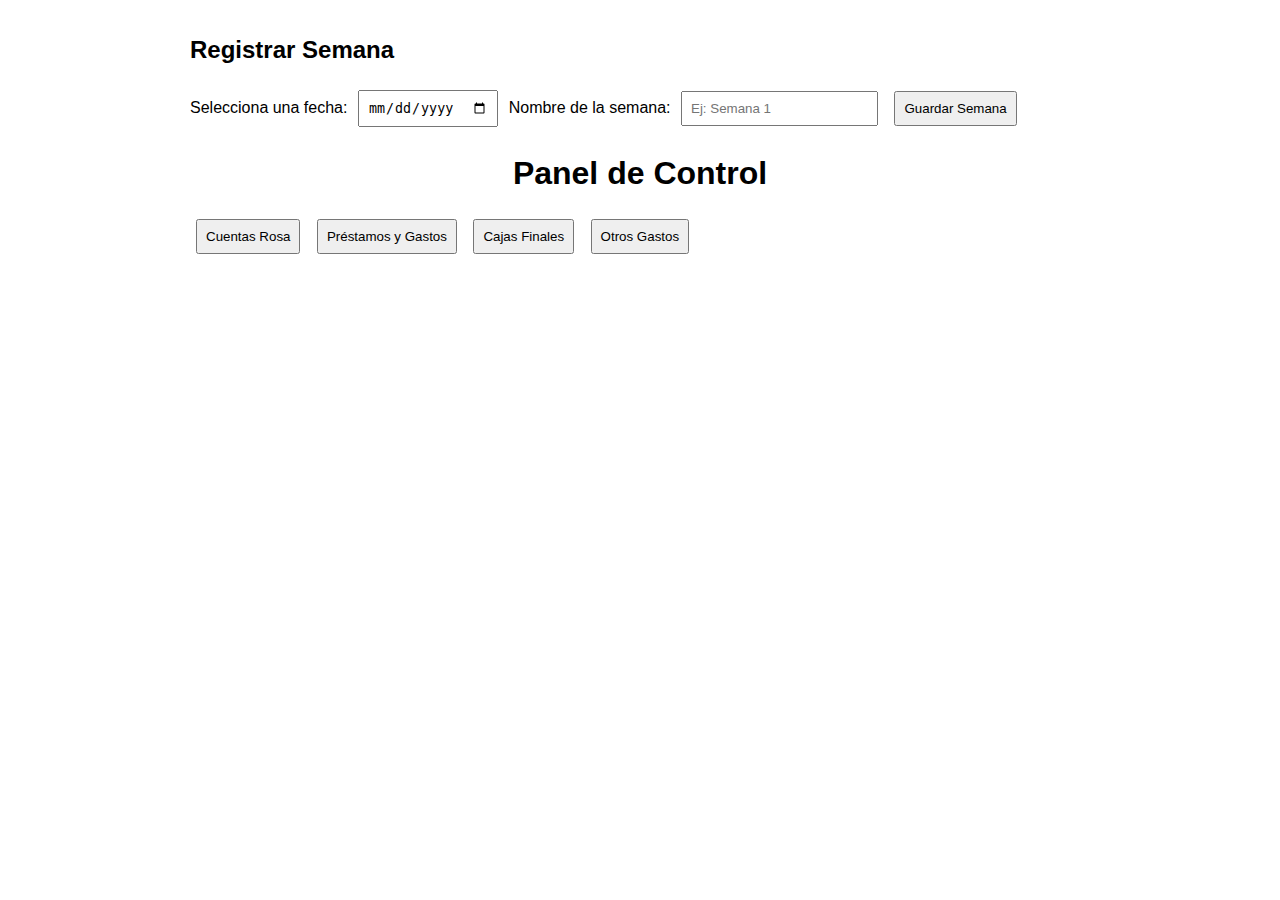
<file: index.html>
<!DOCTYPE html>
<html lang="es">
<head>
    <meta charset="UTF-8">
    <meta name="viewport" content="width=device-width, initial-scale=1.0">

    <title>Dashboard Principal</title>
    <link rel="stylesheet" href="styles.css">
</head>
<body>

<div class="container">

    <h2>Registrar Semana</h2>

    <div class="semana-box">
        <label>Selecciona una fecha:</label>
        <input type="date" id="fechaSemana">

        <label>Nombre de la semana:</label>
        <input type="text" id="nombreSemana" placeholder="Ej: Semana 1">

        <button class="btn-guardar" onclick="guardarSemana()">
            Guardar Semana
        </button>

        <p id="mensaje" class="mensaje"></p>
    </div>

    <h1>Panel de Control</h1>

    <div class="menu">

        <button class="card rosa" onclick="location.href='cuentas-rosa.html'">
            Cuentas Rosa
        </button>

        <button class="card prestamos" onclick="location.href='prestamos-gastos.html'">
            Préstamos y Gastos
        </button>

        <button class="card cajas" onclick="location.href='cajas-finales.html'">
            Cajas Finales
        </button>

        <button class="card otros" onclick="location.href='otros-gastos.html'">
            Otros Gastos
        </button>

    </div>
</div>

<script src="script.js"></script>
</body>
</html>
</file>
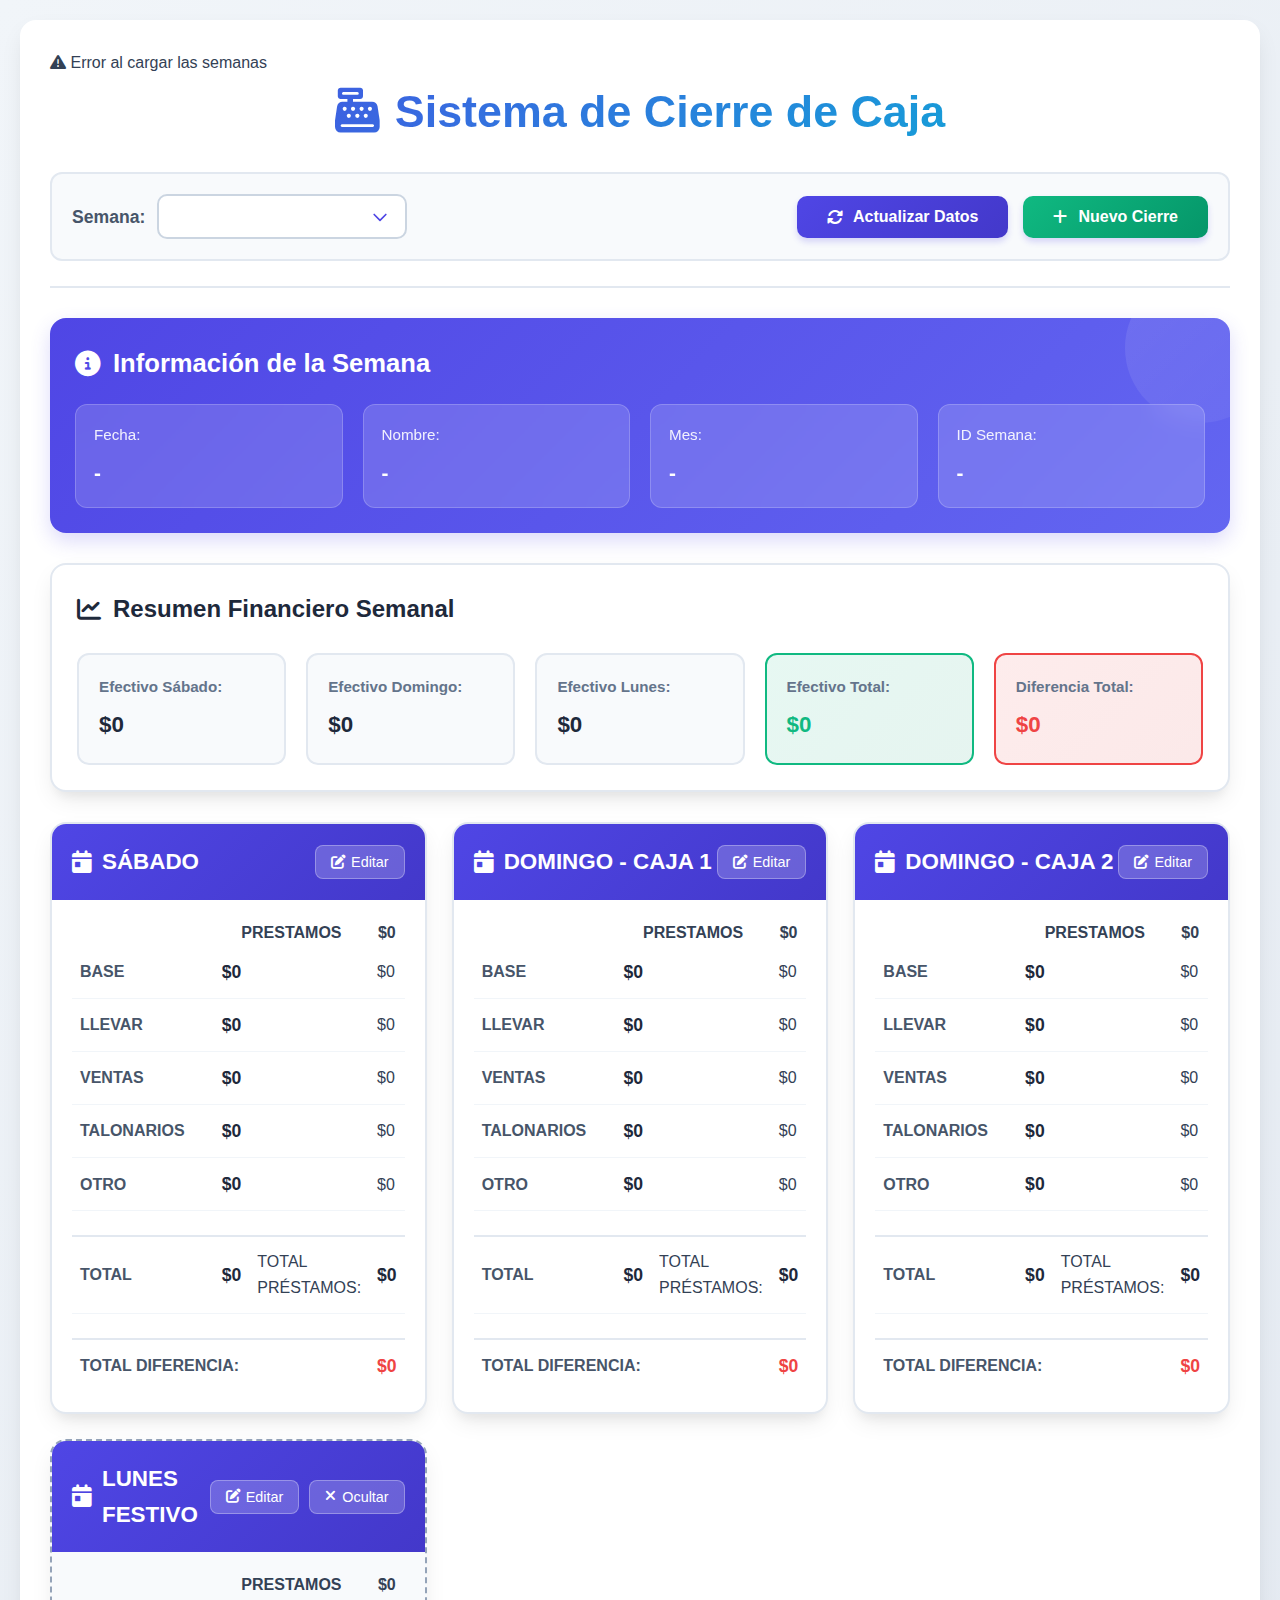
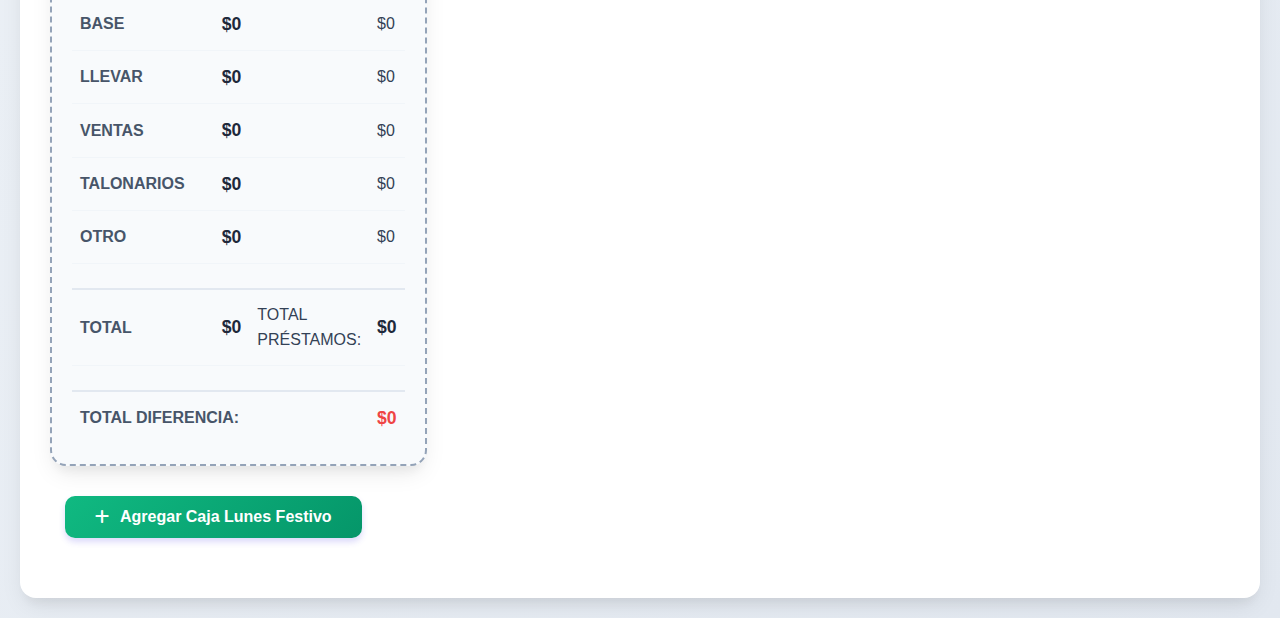
<file: cajas-finales.html>
<!DOCTYPE html>
<html lang="es">
<head>
    <meta charset="UTF-8">
    <meta name="viewport" content="width=device-width, initial-scale=1.0">
    <title>Cierre de Caja - Sistema de Gestión</title>
    <link rel="stylesheet" href="cajas-finales.css">
    <link rel="stylesheet" href="https://cdnjs.cloudflare.com/ajax/libs/font-awesome/6.4.0/css/all.min.css">
</head>
<body>
    <div class="container">
        <header>
            <h1><i class="fas fa-cash-register"></i> Sistema de Cierre de Caja</h1>
            <div class="filtros">
                <div class="filtro-item">
                    <label for="semana">Semana:</label>
                    <select id="semana">
                        <!-- Las opciones se cargarán dinámicamente -->
                    </select>
                </div>
                <button id="actualizar" class="btn-actualizar">
                    <i class="fas fa-sync-alt"></i> Actualizar Datos
                </button>
                <button id="nuevo-cierre" class="btn-actualizar btn-success">
                    <i class="fas fa-plus"></i> Nuevo Cierre
                </button>
            </div>
        </header>

        <!-- Información de la semana -->
        <div class="semana-info-card">
            <h2><i class="fas fa-info-circle"></i> Información de la Semana</h2>
            <div class="info-grid">
                <div class="info-item">
                    <span class="info-label">Fecha:</span>
                    <span id="fechaSemanaInfo" class="info-value">-</span>
                </div>
                <div class="info-item">
                    <span class="info-label">Nombre:</span>
                    <span id="nombreSemanaInfo" class="info-value">-</span>
                </div>
                <div class="info-item">
                    <span class="info-label">Mes:</span>
                    <span id="mesSemanaInfo" class="info-value">-</span>
                </div>
                <div class="info-item">
                    <span class="info-label">ID Semana:</span>
                    <span id="idSemanaInfo" class="info-value">-</span>
                </div>
            </div>
        </div>

        <!-- Resumen de cierres -->
        <div class="resumen-cierres">
            <h3><i class="fas fa-chart-line"></i> Resumen Financiero Semanal</h3>
            <div class="resumen-grid">
                <div class="resumen-item">
                    <span class="resumen-label">Efectivo Sábado:</span>
                    <span id="efectivo-sabado" class="resumen-valor">$0</span>
                </div>
                <div class="resumen-item">
                    <span class="resumen-label">Efectivo Domingo:</span>
                    <span id="efectivo-domingo" class="resumen-valor">$0</span>
                </div>
                <div class="resumen-item">
                    <span class="resumen-label">Efectivo Lunes:</span>
                    <span id="efectivo-lunes" class="resumen-valor">$0</span>
                </div>
                <div class="resumen-item destacado">
                    <span class="resumen-label">Efectivo Total:</span>
                    <span id="efectivo-total" class="resumen-valor">$0</span>
                </div>
                <div class="resumen-item diferencia">
                    <span class="resumen-label">Diferencia Total:</span>
                    <span id="diferencia-total" class="resumen-valor">$0</span>
                </div>
            </div>
        </div>

        <!-- Contenedor de cajas -->
        <div class="cajas-container">
            <!-- Caja Sábado -->
            <div class="caja-card">
                <div class="caja-header">
                    <h2><i class="fas fa-calendar-day"></i> SÁBADO</h2>
                    <div class="caja-acciones">
                        <button class="btn-caja" onclick="abrirModalCierre('sabado')">
                            <i class="fas fa-edit"></i> Editar
                        </button>
                    </div>
                </div>
                <div class="caja-content">
                    <table class="tabla-caja">
                        <thead>
                            <tr>
                                <th></th>
                                <th colspan="2">PRESTAMOS</th>
                                <th id="prestamos-sabado" class="prestamo-valor">$0</th>
                            </tr>
                        </thead>
                        <tbody>
                            <tr>
                                <td class="label">BASE</td>
                                <td class="valor" id="base-sabado">$0</td>
                                <td class="observacion" id="base-obs-sabado"></td>
                                <td class="prestamo-cantidad" id="base-prestamo-sabado">$0</td>
                            </tr>
                            <tr>
                                <td class="label">LLEVAR</td>
                                <td class="valor" id="llevar-sabado">$0</td>
                                <td class="observacion" id="llevar-obs-sabado"></td>
                                <td class="prestamo-cantidad" id="llevar-prestamo-sabado">$0</td>
                            </tr>
                            <tr>
                                <td class="label">VENTAS</td>
                                <td class="valor" id="ventas-sabado">$0</td>
                                <td class="observacion" id="ventas-obs-sabado"></td>
                                <td class="prestamo-cantidad" id="ventas-prestamo-sabado">$0</td>
                            </tr>
                            <tr>
                                <td class="label">TALONARIOS</td>
                                <td class="valor" id="talonarios-sabado">$0</td>
                                <td class="observacion" id="talonarios-obs-sabado"></td>
                                <td class="prestamo-cantidad" id="talonarios-prestamo-sabado">$0</td>
                            </tr>
                            <tr>
                                <td class="label">OTRO</td>
                                <td class="valor" id="otro-sabado">$0</td>
                                <td class="observacion" id="otro-obs-sabado"></td>
                                <td class="prestamo-cantidad" id="otro-prestamo-sabado">$0</td>
                            </tr>
                            <tr class="separator">
                                <td colspan="4"></td>
                            </tr>
                            <tr class="total-fila">
                                <td class="label">TOTAL</td>
                                <td class="valor" id="total-sabado-detalle">$0</td>
                                <td class="total-prestamos">TOTAL PRÉSTAMOS:</td>
                                <td class="valor" id="total-prestamos-sabado">$0</td>
                            </tr>
                            <tr class="separator">
                                <td colspan="4"></td>
                            </tr>
                            <tr class="diferencia-fila">
                                <td colspan="2" class="label">TOTAL DIFERENCIA:</td>
                                <td></td>
                                <td class="valor diferencia" id="diferencia-sabado">$0</td>
                            </tr>
                        </tbody>
                    </table>
                </div>
            </div>

            <!-- Caja Domingo 1 -->
            <div class="caja-card">
                <div class="caja-header">
                    <h2><i class="fas fa-calendar-day"></i> DOMINGO - CAJA 1</h2>
                    <div class="caja-acciones">
                        <button class="btn-caja" onclick="abrirModalCierre('domingo', 1)">
                            <i class="fas fa-edit"></i> Editar
                        </button>
                    </div>
                </div>
                <div class="caja-content">
                    <table class="tabla-caja">
                        <thead>
                            <tr>
                                <th></th>
                                <th colspan="2">PRESTAMOS</th>
                                <th id="prestamos-domingo-1" class="prestamo-valor">$0</th>
                            </tr>
                        </thead>
                        <tbody>
                            <tr>
                                <td class="label">BASE</td>
                                <td class="valor" id="base-domingo-1">$0</td>
                                <td class="observacion" id="base-obs-domingo-1"></td>
                                <td class="prestamo-cantidad" id="base-prestamo-domingo-1">$0</td>
                            </tr>
                            <tr>
                                <td class="label">LLEVAR</td>
                                <td class="valor" id="llevar-domingo-1">$0</td>
                                <td class="observacion" id="llevar-obs-domingo-1"></td>
                                <td class="prestamo-cantidad" id="llevar-prestamo-domingo-1">$0</td>
                            </tr>
                            <tr>
                                <td class="label">VENTAS</td>
                                <td class="valor" id="ventas-domingo-1">$0</td>
                                <td class="observacion" id="ventas-obs-domingo-1"></td>
                                <td class="prestamo-cantidad" id="ventas-prestamo-domingo-1">$0</td>
                            </tr>
                            <tr>
                                <td class="label">TALONARIOS</td>
                                <td class="valor" id="talonarios-domingo-1">$0</td>
                                <td class="observacion" id="talonarios-obs-domingo-1"></td>
                                <td class="prestamo-cantidad" id="talonarios-prestamo-domingo-1">$0</td>
                            </tr>
                            <tr>
                                <td class="label">OTRO</td>
                                <td class="valor" id="otro-domingo-1">$0</td>
                                <td class="observacion" id="otro-obs-domingo-1"></td>
                                <td class="prestamo-cantidad" id="otro-prestamo-domingo-1">$0</td>
                            </tr>
                            <tr class="separator">
                                <td colspan="4"></td>
                            </tr>
                            <tr class="total-fila">
                                <td class="label">TOTAL</td>
                                <td class="valor" id="total-domingo-1-detalle">$0</td>
                                <td class="total-prestamos">TOTAL PRÉSTAMOS:</td>
                                <td class="valor" id="total-prestamos-domingo-1">$0</td>
                            </tr>
                            <tr class="separator">
                                <td colspan="4"></td>
                            </tr>
                            <tr class="diferencia-fila">
                                <td colspan="2" class="label">TOTAL DIFERENCIA:</td>
                                <td></td>
                                <td class="valor diferencia" id="diferencia-domingo-1">$0</td>
                            </tr>
                        </tbody>
                    </table>
                </div>
            </div>

            <!-- Caja Domingo 2 -->
            <div class="caja-card">
                <div class="caja-header">
                    <h2><i class="fas fa-calendar-day"></i> DOMINGO - CAJA 2</h2>
                    <div class="caja-acciones">
                        <button class="btn-caja" onclick="abrirModalCierre('domingo', 2)">
                            <i class="fas fa-edit"></i> Editar
                        </button>
                    </div>
                </div>
                <div class="caja-content">
                    <table class="tabla-caja">
                        <thead>
                            <tr>
                                <th></th>
                                <th colspan="2">PRESTAMOS</th>
                                <th id="prestamos-domingo-2" class="prestamo-valor">$0</th>
                            </tr>
                        </thead>
                        <tbody>
                            <tr>
                                <td class="label">BASE</td>
                                <td class="valor" id="base-domingo-2">$0</td>
                                <td class="observacion" id="base-obs-domingo-2"></td>
                                <td class="prestamo-cantidad" id="base-prestamo-domingo-2">$0</td>
                            </tr>
                            <tr>
                                <td class="label">LLEVAR</td>
                                <td class="valor" id="llevar-domingo-2">$0</td>
                                <td class="observacion" id="llevar-obs-domingo-2"></td>
                                <td class="prestamo-cantidad" id="llevar-prestamo-domingo-2">$0</td>
                            </tr>
                            <tr>
                                <td class="label">VENTAS</td>
                                <td class="valor" id="ventas-domingo-2">$0</td>
                                <td class="observacion" id="ventas-obs-domingo-2"></td>
                                <td class="prestamo-cantidad" id="ventas-prestamo-domingo-2">$0</td>
                            </tr>
                            <tr>
                                <td class="label">TALONARIOS</td>
                                <td class="valor" id="talonarios-domingo-2">$0</td>
                                <td class="observacion" id="talonarios-obs-domingo-2"></td>
                                <td class="prestamo-cantidad" id="talonarios-prestamo-domingo-2">$0</td>
                            </tr>
                            <tr>
                                <td class="label">OTRO</td>
                                <td class="valor" id="otro-domingo-2">$0</td>
                                <td class="observacion" id="otro-obs-domingo-2"></td>
                                <td class="prestamo-cantidad" id="otro-prestamo-domingo-2">$0</td>
                            </tr>
                            <tr class="separator">
                                <td colspan="4"></td>
                            </tr>
                            <tr class="total-fila">
                                <td class="label">TOTAL</td>
                                <td class="valor" id="total-domingo-2-detalle">$0</td>
                                <td class="total-prestamos">TOTAL PRÉSTAMOS:</td>
                                <td class="valor" id="total-prestamos-domingo-2">$0</td>
                            </tr>
                            <tr class="separator">
                                <td colspan="4"></td>
                            </tr>
                            <tr class="diferencia-fila">
                                <td colspan="2" class="label">TOTAL DIFERENCIA:</td>
                                <td></td>
                                <td class="valor diferencia" id="diferencia-domingo-2">$0</td>
                            </tr>
                        </tbody>
                    </table>
                </div>
            </div>

            <!-- Caja Lunes Festivo (Opcional) -->
            <div class="caja-card optional" id="caja-lunes-container">
                <div class="caja-header">
                    <h2><i class="fas fa-calendar-day"></i> LUNES FESTIVO</h2>
                    <div class="caja-acciones">
                        <button class="btn-caja" onclick="abrirModalCierre('lunes')">
                            <i class="fas fa-edit"></i> Editar
                        </button>
                        <button class="btn-caja btn-danger" onclick="toggleCajaLunes()">
                            <i class="fas fa-times"></i> Ocultar
                        </button>
                    </div>
                </div>
                <div class="caja-content">
                    <table class="tabla-caja">
                        <thead>
                            <tr>
                                <th></th>
                                <th colspan="2">PRESTAMOS</th>
                                <th id="prestamos-lunes" class="prestamo-valor">$0</th>
                            </tr>
                        </thead>
                        <tbody>
                            <tr>
                                <td class="label">BASE</td>
                                <td class="valor" id="base-lunes">$0</td>
                                <td class="observacion" id="base-obs-lunes"></td>
                                <td class="prestamo-cantidad" id="base-prestamo-lunes">$0</td>
                            </tr>
                            <tr>
                                <td class="label">LLEVAR</td>
                                <td class="valor" id="llevar-lunes">$0</td>
                                <td class="observacion" id="llevar-obs-lunes"></td>
                                <td class="prestamo-cantidad" id="llevar-prestamo-lunes">$0</td>
                            </tr>
                            <tr>
                                <td class="label">VENTAS</td>
                                <td class="valor" id="ventas-lunes">$0</td>
                                <td class="observacion" id="ventas-obs-lunes"></td>
                                <td class="prestamo-cantidad" id="ventas-prestamo-lunes">$0</td>
                            </tr>
                            <tr>
                                <td class="label">TALONARIOS</td>
                                <td class="valor" id="talonarios-lunes">$0</td>
                                <td class="observacion" id="talonarios-obs-lunes"></td>
                                <td class="prestamo-cantidad" id="talonarios-prestamo-lunes">$0</td>
                            </tr>
                            <tr>
                                <td class="label">OTRO</td>
                                <td class="valor" id="otro-lunes">$0</td>
                                <td class="observacion" id="otro-obs-lunes"></td>
                                <td class="prestamo-cantidad" id="otro-prestamo-lunes">$0</td>
                            </tr>
                            <tr class="separator">
                                <td colspan="4"></td>
                            </tr>
                            <tr class="total-fila">
                                <td class="label">TOTAL</td>
                                <td class="valor" id="total-lunes-detalle">$0</td>
                                <td class="total-prestamos">TOTAL PRÉSTAMOS:</td>
                                <td class="valor" id="total-prestamos-lunes">$0</td>
                            </tr>
                            <tr class="separator">
                                <td colspan="4"></td>
                            </tr>
                            <tr class="diferencia-fila">
                                <td colspan="2" class="label">TOTAL DIFERENCIA:</td>
                                <td></td>
                                <td class="valor diferencia" id="diferencia-lunes">$0</td>
                            </tr>
                        </tbody>
                    </table>
                </div>
            </div>
        </div>

        <!-- Botón para mostrar caja lunes -->
        <div class="add-caja-container" id="add-lunes-container">
            <button class="btn-actualizar btn-success" onclick="toggleCajaLunes()">
                <i class="fas fa-plus"></i> Agregar Caja Lunes Festivo
            </button>
        </div>
    </div>

    <!-- Modal para cierres de caja -->
    <div id="modal-cierre" class="modal">
        <div class="modal-content modal-lg">
            <span class="close">&times;</span>
            <h3 id="modal-cierre-titulo">Nuevo Cierre de Caja</h3>
            <form id="form-cierre">
                <input type="hidden" id="cierre-id">
                <input type="hidden" id="cierre-dia">
                <input type="hidden" id="cierre-numero" value="1">
                
                <div class="form-row">
                    <div class="form-group">
                        <label for="dia">Día:</label>
                        <select id="dia" required>
                            <option value="sabado">Sábado</option>
                            <option value="domingo">Domingo</option>
                            <option value="lunes">Lunes (Festivo)</option>
                        </select>
                    </div>
                    <div class="form-group" id="numero-caja-container">
                        <label for="numero-caja">Número de Caja:</label>
                        <select id="numero-caja">
                            <option value="1">Caja 1</option>
                            <option value="2">Caja 2</option>
                        </select>
                    </div>
                </div>
                
                <div class="form-group">
                    <label for="total_efectivo">Total efectivo (con préstamos incluidos):</label>
                    <input type="number" id="total_efectivo" step="0.01" min="0" required placeholder="Ej: 6885200">
                    <small class="form-hint">Efectivo total incluyendo los préstamos del día</small>
                </div>
                
                <h4 class="form-section-title">Conceptos Básicos</h4>
                <div class="form-row">
                    <div class="form-group">
                        <label for="base">BASE:</label>
                        <input type="number" id="base" step="0.01" min="0" required placeholder="Ej: 220000">
                        <small class="form-hint">Base inicial de la caja</small>
                    </div>
                    <div class="form-group">
                        <label for="ventas">VENTAS:</label>
                        <input type="number" id="ventas" step="0.01" min="0" required placeholder="Ej: 197000">
                        <small class="form-hint">Ventas del día</small>
                    </div>
                </div>
                
                <div class="form-row">
                    <div class="form-group">
                        <label for="talonarios">TALONARIOS:</label>
                        <input type="number" id="talonarios" step="0.01" min="0" required placeholder="Ej: 7123500">
                        <small class="form-hint">Ventas con talonarios</small>
                    </div>
                    <div class="form-group">
                        <label for="llevar">LLEVAR (Opcional):</label>
                        <input type="number" id="llevar" step="0.01" min="0" value="0" placeholder="Ej: 571000">
                        <small class="form-hint">Dinero que se lleva del local</small>
                    </div>
                </div>
                
                <div class="form-group">
                    <label for="otro">OTRO (Opcional):</label>
                    <input type="number" id="otro" step="0.01" min="0" value="0" placeholder="Ej: 0">
                    <small class="form-hint">Otros ingresos/egresos</small>
                </div>
                
                <h4 class="form-section-title">Préstamos Realizados</h4>
                <div class="form-row">
                    <div class="form-group">
                        <label for="prestamo_base">Préstamo BASE:</label>
                        <input type="number" id="prestamo_base" step="0.01" min="0" value="0" placeholder="Ej: 101400">
                    </div>
                    <div class="form-group">
                        <label for="obs_base">Observación:</label>
                        <input type="text" id="obs_base" placeholder="Ej: Salsamentaria">
                    </div>
                </div>
                
                <div class="form-row">
                    <div class="form-group">
                        <label for="prestamo_llevar">Préstamo LLEVAR:</label>
                        <input type="number" id="prestamo_llevar" step="0.01" min="0" value="0" placeholder="Ej: 571000">
                    </div>
                    <div class="form-group">
                        <label for="obs_llevar">Observación:</label>
                        <input type="text" id="obs_llevar" placeholder="Ej: Pagos">
                    </div>
                </div>
                
                <div class="form-row">
                    <div class="form-group">
                        <label for="prestamo_ventas">Préstamo VENTAS:</label>
                        <input type="number" id="prestamo_ventas" step="0.01" min="0" value="0" placeholder="Ej: 197000">
                    </div>
                    <div class="form-group">
                        <label for="obs_ventas">Observación:</label>
                        <input type="text" id="obs_ventas" placeholder="Ej: Churrasco y menudo">
                    </div>
                </div>
                
                <div class="form-row">
                    <div class="form-group">
                        <label for="prestamo_talonarios">Préstamo TALONARIOS:</label>
                        <input type="number" id="prestamo_talonarios" step="0.01" min="0" value="0" placeholder="Ej: 0">
                    </div>
                    <div class="form-group">
                        <label for="obs_talonarios">Observación:</label>
                        <input type="text" id="obs_talonarios" placeholder="Ej: ">
                    </div>
                </div>
                
                <div class="form-row">
                    <div class="form-group">
                        <label for="prestamo_otro">Préstamo OTRO:</label>
                        <input type="number" id="prestamo_otro" step="0.01" min="0" value="0" placeholder="Ej: 0">
                    </div>
                    <div class="form-group">
                        <label for="obs_otro">Observación:</label>
                        <input type="text" id="obs_otro" placeholder="Ej: ">
                    </div>
                </div>
                
                <div class="form-group" id="diferencia-container">
                    <label>Resumen:</label>
                    <div class="resumen-calculado">
                        <div class="resumen-item">
                            <span>Total Préstamos:</span>
                            <span id="total-prestamos-calculado">$0</span>
                        </div>
                        <div class="resumen-item">
                            <span>Total Conceptos:</span>
                            <span id="total-conceptos-calculado">$0</span>
                        </div>
                        <div class="resumen-item diferencia">
                            <span>DIFERENCIA CALCULADA:</span>
                            <span id="diferencia-calculada">$0</span>
                        </div>
                    </div>
                </div>
                
                <div class="modal-buttons">
                    <button type="submit" class="btn-guardar">Guardar Cierre</button>
                    <button type="button" class="btn-cancelar">Cancelar</button>
                </div>
            </form>
        </div>
    </div>

    <script src="cajas-finales.js"></script>
</body>
</html>
</file>
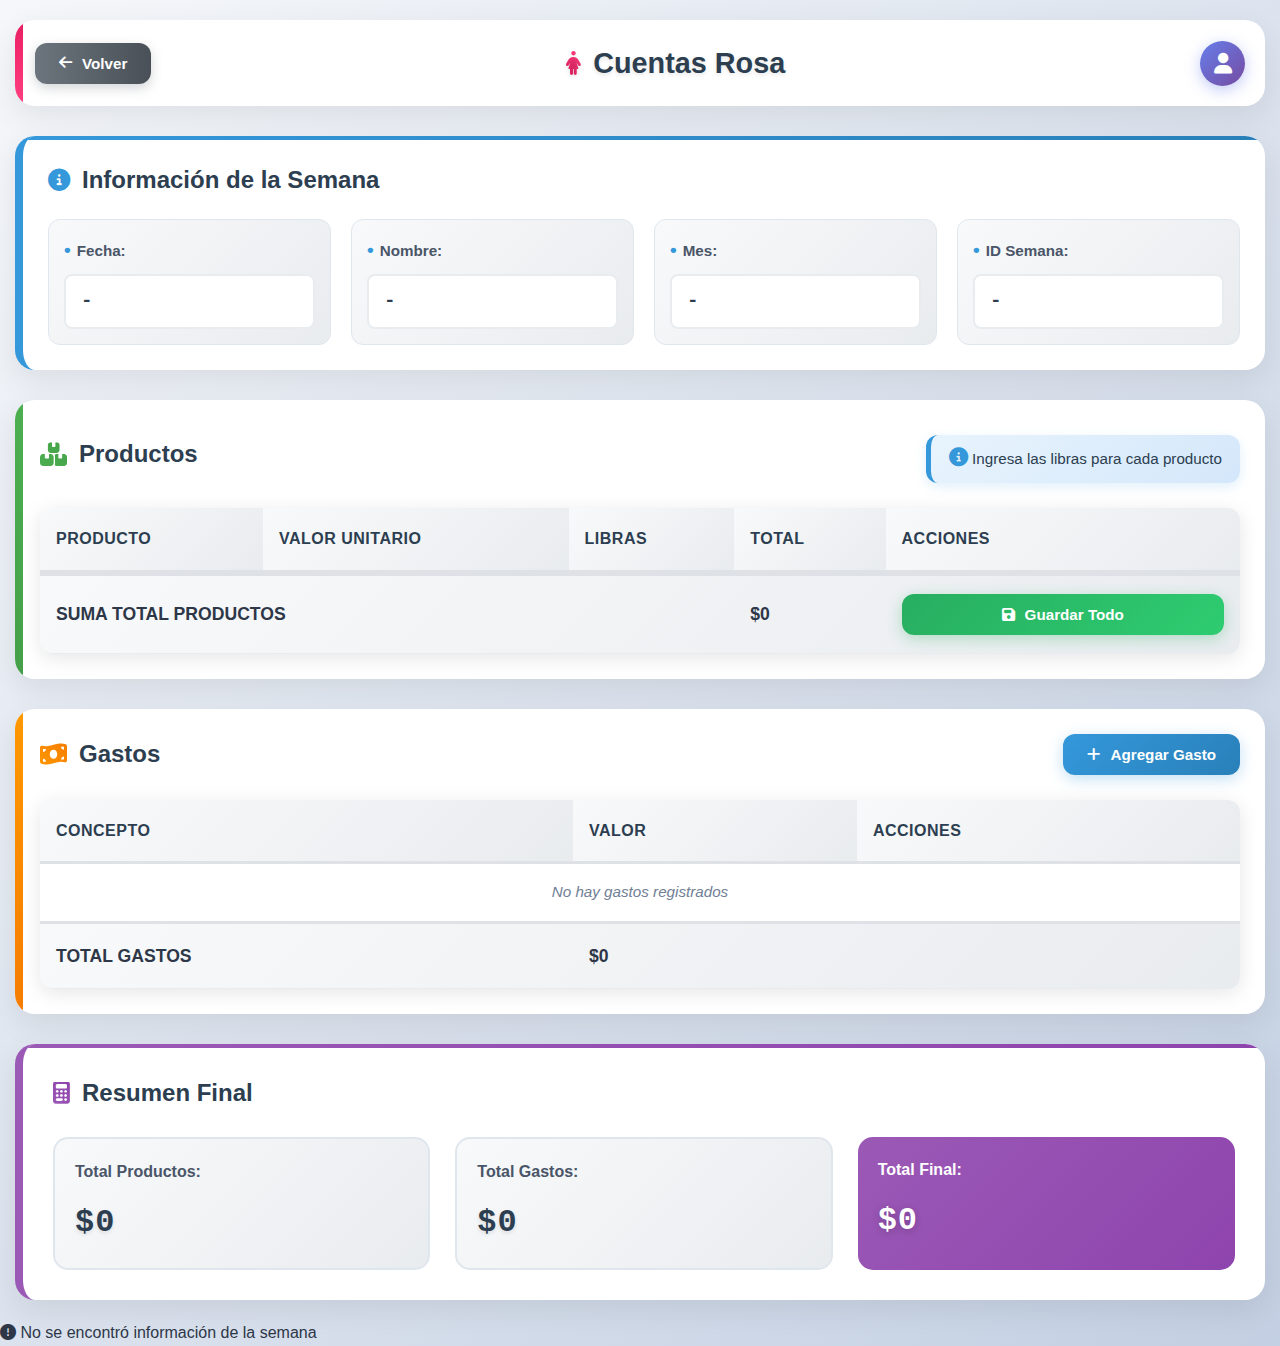
<file: cuentas-rosa.html>
<!DOCTYPE html>
<html lang="es">
<head>
    <meta charset="UTF-8">
    <meta name="viewport" content="width=device-width, initial-scale=1.0, maximum-scale=1.0, user-scalable=no">
    <title>Cuentas Rosa</title>
    <link rel="stylesheet" href="https://cdnjs.cloudflare.com/ajax/libs/font-awesome/6.4.0/css/all.min.css">
    <link rel="stylesheet" href="cuentas-rosa.css">
</head>
<body>
    <div class="container">
        <!-- Encabezado -->
        <div class="header">
            <button class="btn-volver" onclick="volverAlDashboard()">
                <i class="fas fa-arrow-left"></i> Volver
            </button>
            <h1><i class="fas fa-female"></i> Cuentas Rosa</h1>
            <div class="user-icon">
                <i class="fas fa-user"></i>
            </div>
        </div>

        <!-- Información de la semana -->
        <div class="semana-info-card">
            <h2><i class="fas fa-info-circle"></i> Información de la Semana</h2>
            <div class="info-grid">
                <div class="info-item">
                    <span class="info-label">Fecha:</span>
                    <span id="fechaSemanaInfo" class="info-value">-</span>
                </div>
                <div class="info-item">
                    <span class="info-label">Nombre:</span>
                    <span id="nombreSemanaInfo" class="info-value">-</span>
                </div>
                <div class="info-item">
                    <span class="info-label">Mes:</span>
                    <span id="mesSemanaInfo" class="info-value">-</span>
                </div>
                <div class="info-item">
                    <span class="info-label">ID Semana:</span>
                    <span id="idSemanaInfo" class="info-value">-</span>
                </div>
            </div>
        </div>

        <!-- Tabla de Productos -->
        <div class="tabla-productos">
            <div class="tabla-header">
                <h2><i class="fas fa-boxes"></i> Productos</h2>
                <div class="instrucciones">
                    <p><i class="fas fa-info-circle"></i> Ingresa las libras para cada producto</p>
                </div>
            </div>
            
            <div class="tabla-container">
                <table>
                    <thead>
                        <tr>
                            <th>Producto</th>
                            <th>Valor Unitario</th>
                            <th>Libras</th>
                            <th>TOTAL</th>
                            <th>Acciones</th>
                        </tr>
                    </thead>
                    <tbody id="productosBody">
                        <!-- Los productos estáticos se cargarán aquí -->
                    </tbody>
                    <tfoot>
                        <tr>
                            <td colspan="3"><strong>SUMA TOTAL PRODUCTOS</strong></td>
                            <td id="totalProductos">$0</td>
                            <td>
                                <button class="btn-guardar-todo" onclick="guardarTodosProductos()">
                                    <i class="fas fa-save"></i> Guardar Todo
                                </button>
                            </td>
                        </tr>
                    </tfoot>
                </table>
            </div>
        </div>

        <!-- Tabla de Gastos -->
        <div class="tabla-gastos">
            <div class="tabla-header">
                <h2><i class="fas fa-money-bill-wave"></i> Gastos</h2>
                <button class="btn-agregar" onclick="mostrarModalGasto()">
                    <i class="fas fa-plus"></i> Agregar Gasto
                </button>
            </div>
            
            <div class="tabla-container">
                <table>
                    <thead>
                        <tr>
                            <th>CONCEPTO</th>
                            <th>VALOR</th>
                            <th>Acciones</th>
                        </tr>
                    </thead>
                    <tbody id="gastosBody">
                        <!-- Los gastos se cargarán aquí -->
                        <tr class="no-data">
                            <td colspan="3">No hay gastos registrados</td>
                        </tr>
                    </tbody>
                    <tfoot>
                        <tr>
                            <td><strong>TOTAL GASTOS</strong></td>
                            <td id="totalGastosTabla">$0</td>
                            <td></td>
                        </tr>
                    </tfoot>
                </table>
            </div>
        </div>

        <!-- Resumen Final -->
        <div class="resumen-final">
            <div class="resumen-card">
                <h2><i class="fas fa-calculator"></i> Resumen Final</h2>
                <div class="resumen-grid">
                    <div class="resumen-item">
                        <span class="resumen-label">Total Productos:</span>
                        <span id="resumenTotalProductos" class="resumen-valor">$0</span>
                    </div>
                    <div class="resumen-item">
                        <span class="resumen-label">Total Gastos:</span>
                        <span id="resumenTotalGastos" class="resumen-valor">$0</span>
                    </div>
                    <div class="resumen-item total">
                        <span class="resumen-label">Total Final:</span>
                        <span id="resumenTotalFinal" class="resumen-valor">$0</span>
                    </div>
                </div>
            </div>
        </div>
    </div>

    <!-- Modal para agregar/editar gasto -->
    <div class="modal" id="modalGasto">
        <div class="modal-content">
            <div class="modal-header">
                <h3><i class="fas fa-file-invoice-dollar"></i> <span id="modalGastoTitulo">Agregar Gasto</span></h3>
                <button class="btn-cerrar" onclick="cerrarModalGasto()">&times;</button>
            </div>
            <div class="modal-body">
                <div class="form-group">
                    <label for="gastoConcepto">Concepto:</label>
                    <input type="text" id="gastoConcepto" class="form-control" placeholder="Ej: Pintor, Transporte">
                </div>
                <div class="form-group">
                    <label for="gastoValor">Valor:</label>
                    <input type="number" id="gastoValor" class="form-control" placeholder="Ej: 300000" min="0" step="1000">
                </div>
            </div>
            <div class="modal-footer">
                <button class="btn-cancelar" onclick="cerrarModalGasto()">Cancelar</button>
                <button class="btn-guardar" onclick="guardarGasto()">Guardar Gasto</button>
            </div>
        </div>
    </div>

    <script src="cuentas-rosa.js"></script>
</body>
</html>
</file>
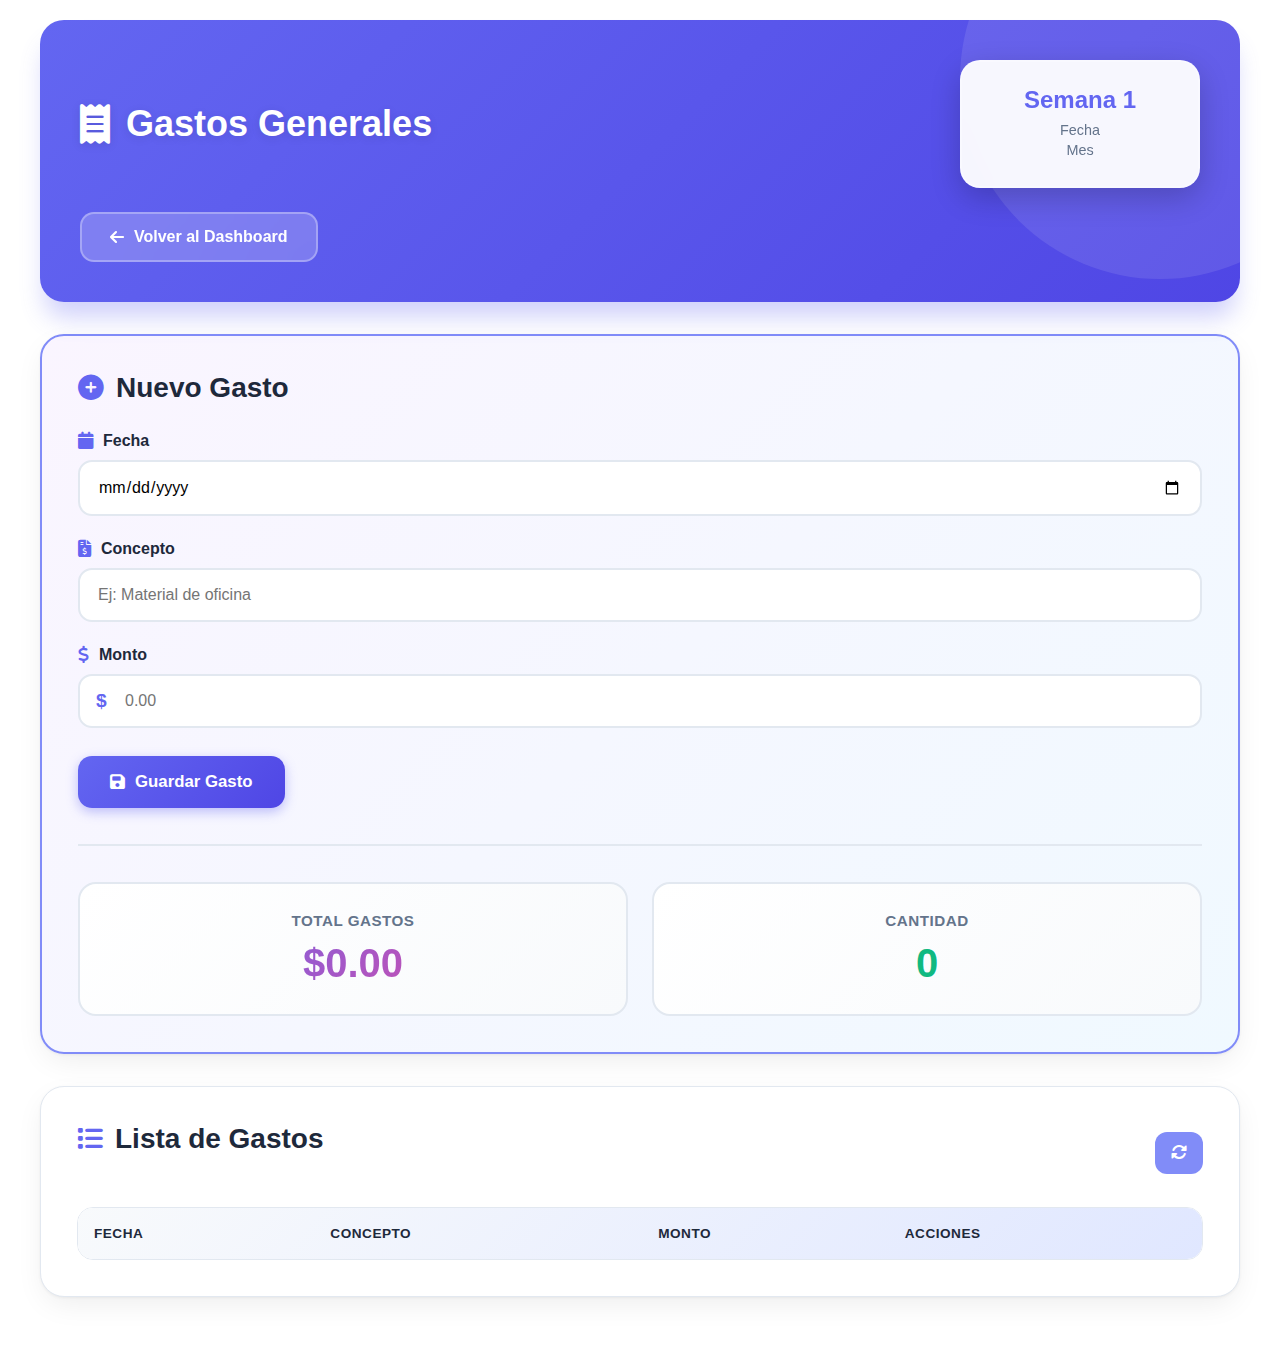
<file: otros-gastos.html>
<!DOCTYPE html>
<html lang="es">
<head>
    <meta charset="UTF-8">
    <meta name="viewport" content="width=device-width, initial-scale=1.0">
    <title>Gastos Generales</title>
    <link rel="stylesheet" href="otros-gastos.css">
    <link rel="stylesheet" href="https://cdnjs.cloudflare.com/ajax/libs/font-awesome/6.4.0/css/all.min.css">
</head>
<body>
    <div class="container">
        <!-- Header -->
        <header class="header">
            <div class="header-content">
                <h1><i class="fas fa-receipt"></i> Gastos Generales</h1>
                <div class="semana-info">
                    <div class="semana-card">
                        <h3 id="nombreSemanaInfo">Semana 1</h3>
                        <p id="fechaSemanaInfo">Fecha</p>
                        <p id="mesSemanaInfo">Mes</p>
                    </div>
                </div>
            </div>
            <button class="btn-volver" onclick="volverAlDashboard()">
                <i class="fas fa-arrow-left"></i> Volver al Dashboard
            </button>
        </header>

        <!-- Formulario de gasto -->
        <div class="card form-card">
            <h2><i class="fas fa-plus-circle"></i> Nuevo Gasto</h2>
            <form id="formGasto">
                <div class="form-group">
                    <label for="fecha"><i class="fas fa-calendar"></i> Fecha</label>
                    <input type="date" id="fecha" required>
                </div>
                
                <div class="form-group">
                    <label for="concepto"><i class="fas fa-file-invoice-dollar"></i> Concepto</label>
                    <input type="text" id="concepto" placeholder="Ej: Material de oficina" required>
                </div>
                
                <div class="form-group">
                    <label for="monto"><i class="fas fa-dollar-sign"></i> Monto</label>
                    <div class="input-with-icon">
                        <span class="currency">$</span>
                        <input type="number" id="monto" step="0.01" min="0" placeholder="0.00" required>
                    </div>
                </div>
                
                <div class="form-buttons">
                    <button type="submit" class="btn-primary">
                        <i class="fas fa-save"></i> Guardar Gasto
                    </button>
                    <button type="button" class="btn-secondary" id="btnCancelar" style="display: none;">
                        <i class="fas fa-times"></i> Cancelar
                    </button>
                </div>
            </form>
            
            <!-- Resumen -->
            <div class="resumen">
                <div class="resumen-item">
                    <h4>Total Gastos</h4>
                    <p class="total-monto" id="totalGastos">$0.00</p>
                </div>
                <div class="resumen-item">
                    <h4>Cantidad</h4>
                    <p class="total-cantidad" id="cantidadGastos">0</p>
                </div>
            </div>
        </div>

        <!-- Lista de gastos -->
        <div class="card">
            <div class="card-header">
                <h2><i class="fas fa-list"></i> Lista de Gastos</h2>
                <div class="actions">
                    <button class="btn-refresh" onclick="cargarGastos()" title="Actualizar">
                        <i class="fas fa-sync-alt"></i>
                    </button>
                </div>
            </div>
            
            <div class="table-container">
                <table id="tablaGastos">
                    <thead>
                        <tr>
                            <th>Fecha</th>
                            <th>Concepto</th>
                            <th>Monto</th>
                            <th>Acciones</th>
                        </tr>
                    </thead>
                    <tbody>
                        <!-- Los gastos se cargarán aquí -->
                    </tbody>
                </table>
                <div class="empty-state" id="sinGastos">
                    <i class="fas fa-receipt"></i>
                    <h3>No hay gastos registrados</h3>
                    <p>Agrega tu primer gasto usando el formulario</p>
                </div>
            </div>
        </div>
    </div>

    <!-- Modal de confirmación -->
    <div id="confirmModal" class="modal">
        <div class="modal-content">
            <div class="modal-header">
                <h3><i class="fas fa-exclamation-triangle"></i> Confirmar Eliminación</h3>
                <span class="close">&times;</span>
            </div>
            <div class="modal-body">
                <p id="modalMessage">¿Estás seguro de que deseas eliminar este gasto?</p>
            </div>
            <div class="modal-footer">
                <button class="btn-secondary" id="btnCancelModal">Cancelar</button>
                <button class="btn-danger" id="btnConfirmDelete">Eliminar</button>
            </div>
        </div>
    </div>

    <script src="otros-gastos.js"></script>
</body>
</html>
</file>
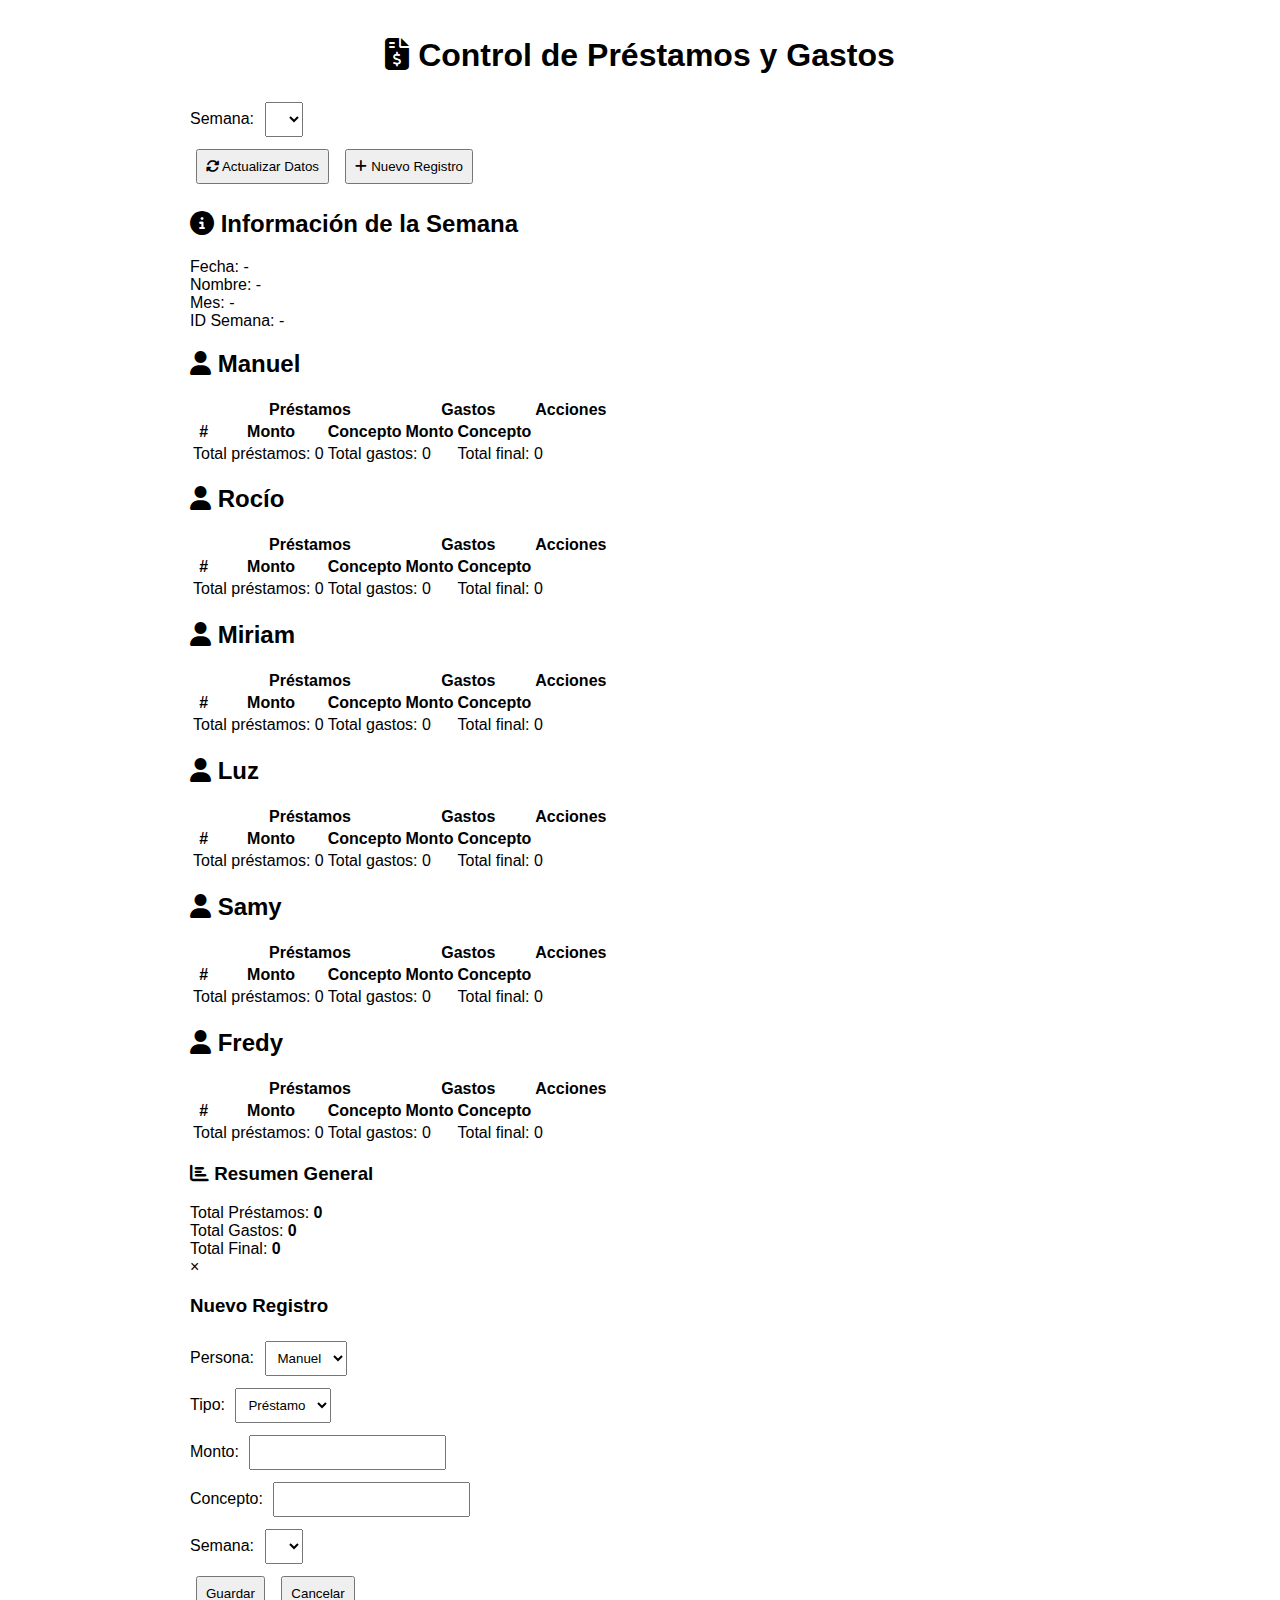
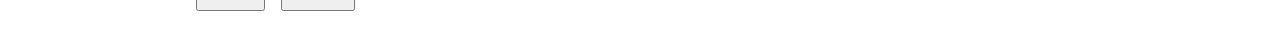
<file: prestamos-gastos.html>
<!DOCTYPE html>
<html lang="es">
<head>
    <meta charset="UTF-8">
    <meta name="viewport" content="width=device-width, initial-scale=1.0">
    <title>Control de Préstamos y Gastos</title>
    <link rel="stylesheet" href="styles.css">
    <link rel="stylesheet" href="https://cdnjs.cloudflare.com/ajax/libs/font-awesome/6.4.0/css/all.min.css">
</head>
<body>
    <div class="container">
        <header>
            <h1><i class="fas fa-file-invoice-dollar"></i> Control de Préstamos y Gastos</h1>
            <div class="filtros">
                <div class="filtro-item">
                    <label for="semana">Semana:</label>
                    <select id="semana">
                        <!-- Las opciones se cargarán dinámicamente -->
                    </select>
                </div>
                <button id="actualizar" class="btn-actualizar">
                    <i class="fas fa-sync-alt"></i> Actualizar Datos
                </button>
                <button id="nuevo-registro" class="btn-actualizar">
                    <i class="fas fa-plus"></i> Nuevo Registro
                </button>
            </div>
        </header>

        <!-- Información de la semana -->
        <div class="semana-info-card">
            <h2><i class="fas fa-info-circle"></i> Información de la Semana</h2>
            <div class="info-grid">
                <div class="info-item">
                    <span class="info-label">Fecha:</span>
                    <span id="fechaSemanaInfo" class="info-value">-</span>
                </div>
                <div class="info-item">
                    <span class="info-label">Nombre:</span>
                    <span id="nombreSemanaInfo" class="info-value">-</span>
                </div>
                <div class="info-item">
                    <span class="info-label">Mes:</span>
                    <span id="mesSemanaInfo" class="info-value">-</span>
                </div>
                <div class="info-item">
                    <span class="info-label">ID Semana:</span>
                    <span id="idSemanaInfo" class="info-value">-</span>
                </div>
            </div>
        </div>

        <div class="tablas-container">
            <!-- Tabla para Manuel -->
            <div class="tabla-persona">
                <h2><i class="fas fa-user"></i> Manuel</h2>
                <div class="tabla-wrapper">
                    <table class="tabla-prestamos">
                        <thead>
                            <tr>
                                <th></th>
                                <th colspan="2">Préstamos</th>
                                <th colspan="2">Gastos</th>
                                <th>Acciones</th>
                            </tr>
                            <tr>
                                <th>#</th>
                                <th>Monto</th>
                                <th>Concepto</th>
                                <th>Monto</th>
                                <th>Concepto</th>
                                <th></th>
                            </tr>
                        </thead>
                        <tbody id="tabla-manuel">
                            <!-- Datos se cargarán con JavaScript -->
                        </tbody>
                        <tfoot>
                            <tr class="totales">
                                <td colspan="2">Total préstamos: <span id="total-prestamos-manuel">0</span></td>
                                <td colspan="2">Total gastos: <span id="total-gastos-manuel">0</span></td>
                                <td colspan="2">Total final: <span id="total-final-manuel">0</span></td>
                            </tr>
                        </tfoot>
                    </table>
                </div>
            </div>

            <!-- Tabla para Rocío -->
            <div class="tabla-persona">
                <h2><i class="fas fa-user"></i> Rocío</h2>
                <div class="tabla-wrapper">
                    <table class="tabla-prestamos">
                        <thead>
                            <tr>
                                <th></th>
                                <th colspan="2">Préstamos</th>
                                <th colspan="2">Gastos</th>
                                <th>Acciones</th>
                            </tr>
                            <tr>
                                <th>#</th>
                                <th>Monto</th>
                                <th>Concepto</th>
                                <th>Monto</th>
                                <th>Concepto</th>
                                <th></th>
                            </tr>
                        </thead>
                        <tbody id="tabla-rocio">
                            <!-- Datos se cargarán con JavaScript -->
                        </tbody>
                        <tfoot>
                            <tr class="totales">
                                <td colspan="2">Total préstamos: <span id="total-prestamos-rocio">0</span></td>
                                <td colspan="2">Total gastos: <span id="total-gastos-rocio">0</span></td>
                                <td colspan="2">Total final: <span id="total-final-rocio">0</span></td>
                            </tr>
                        </tfoot>
                    </table>
                </div>
            </div>

            <!-- Tabla para Miriam -->
            <div class="tabla-persona">
                <h2><i class="fas fa-user"></i> Miriam</h2>
                <div class="tabla-wrapper">
                    <table class="tabla-prestamos">
                        <thead>
                            <tr>
                                <th></th>
                                <th colspan="2">Préstamos</th>
                                <th colspan="2">Gastos</th>
                                <th>Acciones</th>
                            </tr>
                            <tr>
                                <th>#</th>
                                <th>Monto</th>
                                <th>Concepto</th>
                                <th>Monto</th>
                                <th>Concepto</th>
                                <th></th>
                            </tr>
                        </thead>
                        <tbody id="tabla-miriam">
                            <!-- Datos se cargarán con JavaScript -->
                        </tbody>
                        <tfoot>
                            <tr class="totales">
                                <td colspan="2">Total préstamos: <span id="total-prestamos-miriam">0</span></td>
                                <td colspan="2">Total gastos: <span id="total-gastos-miriam">0</span></td>
                                <td colspan="2">Total final: <span id="total-final-miriam">0</span></td>
                            </tr>
                        </tfoot>
                    </table>
                </div>
            </div>

            <!-- Tabla para Luz -->
            <div class="tabla-persona">
                <h2><i class="fas fa-user"></i> Luz</h2>
                <div class="tabla-wrapper">
                    <table class="tabla-prestamos">
                        <thead>
                            <tr>
                                <th></th>
                                <th colspan="2">Préstamos</th>
                                <th colspan="2">Gastos</th>
                                <th>Acciones</th>
                            </tr>
                            <tr>
                                <th>#</th>
                                <th>Monto</th>
                                <th>Concepto</th>
                                <th>Monto</th>
                                <th>Concepto</th>
                                <th></th>
                            </tr>
                        </thead>
                        <tbody id="tabla-luz">
                            <!-- Datos se cargarán con JavaScript -->
                        </tbody>
                        <tfoot>
                            <tr class="totales">
                                <td colspan="2">Total préstamos: <span id="total-prestamos-luz">0</span></td>
                                <td colspan="2">Total gastos: <span id="total-gastos-luz">0</span></td>
                                <td colspan="2">Total final: <span id="total-final-luz">0</span></td>
                            </tr>
                        </tfoot>
                    </table>
                </div>
            </div>

            <!-- Tabla para Samy -->
            <div class="tabla-persona">
                <h2><i class="fas fa-user"></i> Samy</h2>
                <div class="tabla-wrapper">
                    <table class="tabla-prestamos">
                        <thead>
                            <tr>
                                <th></th>
                                <th colspan="2">Préstamos</th>
                                <th colspan="2">Gastos</th>
                                <th>Acciones</th>
                            </tr>
                            <tr>
                                <th>#</th>
                                <th>Monto</th>
                                <th>Concepto</th>
                                <th>Monto</th>
                                <th>Concepto</th>
                                <th></th>
                            </tr>
                        </thead>
                        <tbody id="tabla-samy">
                            <!-- Datos se cargarán con JavaScript -->
                        </tbody>
                        <tfoot>
                            <tr class="totales">
                                <td colspan="2">Total préstamos: <span id="total-prestamos-samy">0</span></td>
                                <td colspan="2">Total gastos: <span id="total-gastos-samy">0</span></td>
                                <td colspan="2">Total final: <span id="total-final-samy">0</span></td>
                            </tr>
                        </tfoot>
                    </table>
                </div>
            </div>

            <!-- Tabla para Fredy -->
            <div class="tabla-persona">
                <h2><i class="fas fa-user"></i> Fredy</h2>
                <div class="tabla-wrapper">
                    <table class="tabla-prestamos">
                        <thead>
                            <tr>
                                <th></th>
                                <th colspan="2">Préstamos</th>
                                <th colspan="2">Gastos</th>
                                <th>Acciones</th>
                            </tr>
                            <tr>
                                <th>#</th>
                                <th>Monto</th>
                                <th>Concepto</th>
                                <th>Monto</th>
                                <th>Concepto</th>
                                <th></th>
                            </tr>
                        </thead>
                        <tbody id="tabla-fredy">
                            <!-- Datos se cargarán con JavaScript -->
                        </tbody>
                        <tfoot>
                            <tr class="totales">
                                <td colspan="2">Total préstamos: <span id="total-prestamos-fredy">0</span></td>
                                <td colspan="2">Total gastos: <span id="total-gastos-fredy">0</span></td>
                                <td colspan="2">Total final: <span id="total-final-fredy">0</span></td>
                            </tr>
                        </tfoot>
                    </table>
                </div>
            </div>
        </div>

        <div class="resumen-total">
            <h3><i class="fas fa-chart-bar"></i> Resumen General</h3>
            <div class="resumen-contenido">
                <div class="resumen-item">
                    <span>Total Préstamos:</span>
                    <strong id="total-general-prestamos">0</strong>
                </div>
                <div class="resumen-item">
                    <span>Total Gastos:</span>
                    <strong id="total-general-gastos">0</strong>
                </div>
                <div class="resumen-item total">
                    <span>Total Final:</span>
                    <strong id="total-general-final">0</strong>
                </div>
            </div>
        </div>
    </div>

    <!-- Modal para agregar/editar registros -->
    <div id="modal" class="modal">
        <div class="modal-content">
            <span class="close">&times;</span>
            <h3 id="modal-titulo">Nuevo Registro</h3>
            <form id="form-registro">
                <input type="hidden" id="registro-id">
                <div class="form-group">
                    <label for="persona">Persona:</label>
                    <select id="persona" required>
                        <option value="Manuel">Manuel</option>
                        <option value="Rocio">Rocío</option>
                        <option value="Miriam">Miriam</option>
                        <option value="Luz">Luz</option>
                        <option value="Samy">Samy</option>
                        <option value="Fredy">Fredy</option>
                    </select>
                </div>
                <div class="form-group">
                    <label for="tipo">Tipo:</label>
                    <select id="tipo" required>
                        <option value="Prestamo">Préstamo</option>
                        <option value="Gasto">Gasto</option>
                    </select>
                </div>
                <div class="form-group">
                    <label for="monto">Monto:</label>
                    <input type="number" id="monto" step="0.01" min="0" required>
                </div>
                <div class="form-group">
                    <label for="concepto">Concepto:</label>
                    <input type="text" id="concepto" required>
                </div>
                <div class="form-group">
                    <label for="semana">Semana:</label>
                    <select id="semana-modal" required>
                        <!-- Las opciones se cargarán dinámicamente -->
                    </select>
                </div>
                <div class="modal-buttons">
                    <button type="submit" class="btn-guardar">Guardar</button>
                    <button type="button" class="btn-cancelar">Cancelar</button>
                </div>
            </form>
        </div>
    </div>

    <script src="script.js"></script>
</body>
</html>
</file>
<file: styles.css>
body { font-family: Arial, sans-serif; padding: 16px; max-width: 900px; margin: 0 auto;}
h1 { text-align:center; }
section { border:1px solid #ddd; padding:12px; margin:12px 0; border-radius:6px;}
input, select, button { padding:8px; margin:6px; }
button { cursor:pointer; }
ul { list-style:none; padding-left:0; }
li { padding:6px 0; border-bottom:1px solid #eee;}
#resumen { background:#f7f7f7; padding:10px; border-radius:6px; }
</file>
<file: cajas-finales.css>
/* Variables CSS */
:root {
    --primary-color: #4f46e5;
    --primary-dark: #4338ca;
    --secondary-color: #06b6d4;
    --success-color: #10b981;
    --danger-color: #ef4444;
    --warning-color: #f59e0b;
    --light-bg: #f8fafc;
    --dark-bg: #1e293b;
    --card-shadow: 0 10px 25px -5px rgba(0, 0, 0, 0.1), 0 10px 10px -5px rgba(0, 0, 0, 0.04);
    --card-radius: 16px;
    --transition: all 0.3s cubic-bezier(0.4, 0, 0.2, 1);
}

/* Reset y estilos base */
* {
    margin: 0;
    padding: 0;
    box-sizing: border-box;
}

body {
    font-family: 'Inter', -apple-system, BlinkMacSystemFont, 'Segoe UI', Roboto, Oxygen, Ubuntu, sans-serif;
    background: linear-gradient(135deg, #f1f5f9 0%, #e2e8f0 100%);
    color: #334155;
    line-height: 1.6;
    padding: 20px;
    min-height: 100vh;
}

.container {
    max-width: 1800px;
    margin: 0 auto;
    background-color: white;
    border-radius: var(--card-radius);
    box-shadow: var(--card-shadow);
    padding: 30px;
    overflow: hidden;
}

/* Header */
header {
    text-align: center;
    margin-bottom: 30px;
    padding-bottom: 25px;
    border-bottom: 2px solid #e2e8f0;
}

header h1 {
    color: var(--dark-bg);
    font-size: 2.8rem;
    margin-bottom: 25px;
    display: flex;
    align-items: center;
    justify-content: center;
    gap: 15px;
    font-weight: 800;
    background: linear-gradient(135deg, var(--primary-color), var(--secondary-color));
    -webkit-background-clip: text;
    -webkit-text-fill-color: transparent;
    background-clip: text;
}

.filtros {
    display: flex;
    justify-content: space-between;
    align-items: center;
    background: var(--light-bg);
    padding: 20px;
    border-radius: 12px;
    margin-top: 20px;
    border: 2px solid #e2e8f0;
}

.filtro-item {
    display: flex;
    align-items: center;
    gap: 12px;
    flex: 1;
}

.filtro-item label {
    font-weight: 600;
    color: #475569;
    font-size: 1.1rem;
    white-space: nowrap;
}

select {
    padding: 12px 20px;
    border: 2px solid #cbd5e1;
    border-radius: 10px;
    font-size: 1rem;
    background-color: white;
    transition: var(--transition);
    font-weight: 500;
    min-width: 250px;
    cursor: pointer;
    appearance: none;
    background-image: url("data:image/svg+xml,%3Csvg xmlns='http://www.w3.org/2000/svg' fill='none' viewBox='0 0 24 24' stroke='%234f46e5'%3E%3Cpath stroke-linecap='round' stroke-linejoin='round' stroke-width='2' d='M19 9l-7 7-7-7'%3E%3C/path%3E%3C/svg%3E");
    background-repeat: no-repeat;
    background-position: right 15px center;
    background-size: 20px;
}

select:focus {
    outline: none;
    border-color: var(--primary-color);
    box-shadow: 0 0 0 3px rgba(79, 70, 229, 0.1);
}

.btn-actualizar {
    background: linear-gradient(135deg, var(--primary-color), var(--primary-dark));
    color: white;
    border: none;
    padding: 12px 30px;
    border-radius: 10px;
    cursor: pointer;
    font-weight: 600;
    font-size: 1rem;
    display: flex;
    align-items: center;
    gap: 10px;
    transition: var(--transition);
    box-shadow: 0 4px 6px rgba(79, 70, 229, 0.2);
    margin-left: 15px;
}

.btn-actualizar:hover {
    transform: translateY(-2px);
    box-shadow: 0 6px 12px rgba(79, 70, 229, 0.3);
}

.btn-success {
    background: linear-gradient(135deg, var(--success-color), #059669);
}

.btn-success:hover {
    background: linear-gradient(135deg, #059669, #047857);
}

.btn-danger {
    background: linear-gradient(135deg, var(--danger-color), #dc2626);
}

.btn-danger:hover {
    background: linear-gradient(135deg, #dc2626, #b91c1c);
}

/* Tarjeta de información de la semana */
.semana-info-card {
    background: linear-gradient(135deg, var(--primary-color), #6366f1);
    color: white;
    padding: 25px;
    border-radius: var(--card-radius);
    margin: 30px 0;
    box-shadow: 0 8px 20px rgba(79, 70, 229, 0.2);
    position: relative;
    overflow: hidden;
}

.semana-info-card::before {
    content: '';
    position: absolute;
    top: 0;
    right: 0;
    width: 150px;
    height: 150px;
    background: linear-gradient(135deg, rgba(255, 255, 255, 0.1), rgba(255, 255, 255, 0.05));
    border-radius: 50%;
    transform: translate(30%, -30%);
}

.semana-info-card h2 {
    margin-bottom: 20px;
    font-size: 1.6rem;
    display: flex;
    align-items: center;
    gap: 12px;
    font-weight: 700;
}

.info-grid {
    display: grid;
    grid-template-columns: repeat(auto-fit, minmax(250px, 1fr));
    gap: 20px;
}

.info-item {
    background: rgba(255, 255, 255, 0.15);
    padding: 18px;
    border-radius: 12px;
    backdrop-filter: blur(10px);
    border: 1px solid rgba(255, 255, 255, 0.2);
    transition: var(--transition);
}

.info-item:hover {
    background: rgba(255, 255, 255, 0.2);
    transform: translateY(-2px);
}

.info-label {
    display: block;
    font-size: 0.95rem;
    color: rgba(255, 255, 255, 0.9);
    margin-bottom: 8px;
    font-weight: 500;
}

.info-value {
    display: block;
    font-size: 1.3rem;
    font-weight: 700;
    color: white;
}

/* Resumen de cierres */
.resumen-cierres {
    background: white;
    padding: 25px;
    border-radius: var(--card-radius);
    margin: 30px 0;
    box-shadow: var(--card-shadow);
    border: 2px solid #e2e8f0;
}

.resumen-cierres h3 {
    margin-bottom: 25px;
    font-size: 1.5rem;
    display: flex;
    align-items: center;
    gap: 12px;
    color: var(--dark-bg);
    font-weight: 700;
}

.resumen-grid {
    display: grid;
    grid-template-columns: repeat(auto-fit, minmax(200px, 1fr));
    gap: 20px;
}

.resumen-item {
    background: var(--light-bg);
    padding: 20px;
    border-radius: 12px;
    border: 2px solid #e2e8f0;
    transition: var(--transition);
}

.resumen-item:hover {
    transform: translateY(-3px);
    box-shadow: 0 5px 15px rgba(0, 0, 0, 0.1);
}

.resumen-item.destacado {
    background: linear-gradient(135deg, rgba(16, 185, 129, 0.1), rgba(5, 150, 105, 0.1));
    border-color: var(--success-color);
}

.resumen-item.diferencia {
    background: linear-gradient(135deg, rgba(239, 68, 68, 0.1), rgba(220, 38, 38, 0.1));
    border-color: var(--danger-color);
}

.resumen-label {
    display: block;
    font-size: 0.95rem;
    color: #64748b;
    margin-bottom: 8px;
    font-weight: 600;
}

.resumen-valor {
    display: block;
    font-size: 1.4rem;
    font-weight: 800;
    color: var(--dark-bg);
}

.resumen-item.destacado .resumen-valor {
    color: var(--success-color);
}

.resumen-item.diferencia .resumen-valor {
    color: var(--danger-color);
}

/* Contenedor de cajas */
.cajas-container {
    display: grid;
    grid-template-columns: repeat(auto-fit, minmax(350px, 1fr));
    gap: 25px;
    margin: 30px 0;
}

.caja-card {
    background: white;
    border-radius: var(--card-radius);
    overflow: hidden;
    box-shadow: var(--card-shadow);
    transition: var(--transition);
    border: 2px solid #e2e8f0;
}

.caja-card:hover {
    transform: translateY(-5px);
    box-shadow: 0 15px 30px rgba(0, 0, 0, 0.15);
}

.caja-card.optional {
    border: 2px dashed #94a3b8;
    background: #f8fafc;
}

.caja-header {
    background: linear-gradient(135deg, var(--primary-color), var(--primary-dark));
    color: white;
    padding: 20px;
    display: flex;
    justify-content: space-between;
    align-items: center;
}

.caja-header h2 {
    font-size: 1.4rem;
    display: flex;
    align-items: center;
    gap: 10px;
    font-weight: 700;
    margin: 0;
}

.caja-acciones {
    display: flex;
    gap: 10px;
}

.btn-caja {
    background: rgba(255, 255, 255, 0.2);
    color: white;
    border: 1px solid rgba(255, 255, 255, 0.3);
    padding: 8px 15px;
    border-radius: 8px;
    cursor: pointer;
    font-size: 0.9rem;
    display: flex;
    align-items: center;
    gap: 6px;
    transition: var(--transition);
}

.btn-caja:hover {
    background: rgba(255, 255, 255, 0.3);
    transform: translateY(-2px);
}

.caja-content {
    padding: 20px;
}

.tabla-caja {
    width: 100%;
    border-collapse: collapse;
}

.tabla-caja tbody tr {
    border-bottom: 1px solid #f1f5f9;
}

.tabla-caja tbody tr:last-child {
    border-bottom: none;
}

.tabla-caja td {
    padding: 12px 8px;
    font-size: 1rem;
}

.tabla-caja .label {
    font-weight: 600;
    color: #475569;
    width: 50%;
    padding-right: 10px;
}

.tabla-caja .sublabel {
    font-size: 0.9rem;
    color: #64748b;
    font-style: italic;
    padding-left: 20px;
}

.tabla-caja .observacion {
    font-size: 0.9rem;
    color: #ef4444;
    font-style: italic;
    text-align: right;
}

.tabla-caja .valor {
    font-weight: 700;
    color: var(--dark-bg);
    text-align: right;
    font-size: 1.1rem;
}

.tabla-caja .valor.diferencia {
    color: var(--danger-color);
}

.tabla-caja .separator {
    border-bottom: 2px solid #e2e8f0;
    height: 1px;
    padding: 0;
}

.tabla-caja tr.totales td {
    border-top: 2px solid #e2e8f0;
    padding-top: 15px;
    font-size: 1.1rem;
}

/* Botón agregar caja */
.add-caja-container {
    text-align: center;
    margin: 30px 0;
}

/* Resumen final */
.resumen-final {
    background: linear-gradient(135deg, var(--dark-bg), #334155);
    color: white;
    padding: 30px;
    border-radius: var(--card-radius);
    margin-top: 40px;
    box-shadow: 0 8px 20px rgba(0, 0, 0, 0.15);
}

.resumen-final h3 {
    margin-bottom: 25px;
    font-size: 1.6rem;
    display: flex;
    align-items: center;
    gap: 12px;
    font-weight: 700;
}

.resumen-final-grid {
    display: grid;
    grid-template-columns: repeat(auto-fit, minmax(200px, 1fr));
    gap: 20px;
}

.resumen-final-item {
    background: rgba(255, 255, 255, 0.1);
    padding: 20px;
    border-radius: 12px;
    backdrop-filter: blur(10px);
    border: 1px solid rgba(255, 255, 255, 0.2);
    transition: var(--transition);
}

.resumen-final-item:hover {
    background: rgba(255, 255, 255, 0.15);
    transform: translateY(-3px);
}

.resumen-final-item.destacado {
    background: linear-gradient(135deg, rgba(16, 185, 129, 0.2), rgba(5, 150, 105, 0.2));
    border-color: var(--success-color);
}

.resumen-final-label {
    display: block;
    font-size: 0.95rem;
    color: rgba(255, 255, 255, 0.9);
    margin-bottom: 8px;
    font-weight: 600;
}

.resumen-final-valor {
    display: block;
    font-size: 1.5rem;
    font-weight: 800;
    color: white;
}

/* Modal Styles */
.modal {
    display: none;
    position: fixed;
    z-index: 1000;
    left: 0;
    top: 0;
    width: 100%;
    height: 100%;
    background-color: rgba(0, 0, 0, 0.5);
    backdrop-filter: blur(5px);
    animation: fadeIn 0.3s ease;
}

@keyframes fadeIn {
    from { opacity: 0; }
    to { opacity: 1; }
}

.modal-content {
    background-color: white;
    margin: 5% auto;
    padding: 40px;
    border-radius: var(--card-radius);
    width: 90%;
    max-width: 500px;
    position: relative;
    box-shadow: 0 25px 50px -12px rgba(0, 0, 0, 0.25);
    animation: slideIn 0.3s ease;
}

.modal-content.modal-lg {
    max-width: 800px;
}

@keyframes slideIn {
    from {
        transform: translateY(-50px);
        opacity: 0;
    }
    to {
        transform: translateY(0);
        opacity: 1;
    }
}

.close {
    position: absolute;
    right: 25px;
    top: 20px;
    font-size: 28px;
    font-weight: bold;
    color: #94a3b8;
    cursor: pointer;
    transition: var(--transition);
    width: 40px;
    height: 40px;
    display: flex;
    align-items: center;
    justify-content: center;
    border-radius: 50%;
}

.close:hover {
    color: var(--danger-color);
    background: rgba(239, 68, 68, 0.1);
}

.modal-content h3 {
    color: var(--dark-bg);
    margin-bottom: 30px;
    font-size: 1.8rem;
    font-weight: 700;
}

/* Form Styles */
.form-row {
    display: grid;
    grid-template-columns: 1fr 1fr;
    gap: 20px;
    margin-bottom: 20px;
}

.form-group {
    margin-bottom: 20px;
}

.form-group label {
    display: block;
    margin-bottom: 8px;
    font-weight: 600;
    color: #475569;
    font-size: 0.95rem;
}

.form-group input,
.form-group select,
.form-group textarea {
    width: 100%;
    padding: 14px 18px;
    border: 2px solid #e2e8f0;
    border-radius: 10px;
    font-size: 1rem;
    transition: var(--transition);
    background-color: white;
    font-family: inherit;
}

.form-group input:focus,
.form-group select:focus,
.form-group textarea:focus {
    outline: none;
    border-color: var(--primary-color);
    box-shadow: 0 0 0 3px rgba(79, 70, 229, 0.1);
}

.form-group textarea {
    resize: vertical;
    min-height: 80px;
}

.diferencia-display {
    background: var(--light-bg);
    padding: 15px;
    border-radius: 10px;
    font-size: 1.2rem;
    font-weight: 700;
    text-align: center;
    border: 2px solid #e2e8f0;
    color: var(--danger-color);
}

.modal-buttons {
    display: flex;
    gap: 16px;
    margin-top: 40px;
}

.btn-guardar,
.btn-cancelar {
    flex: 1;
    padding: 16px;
    border: none;
    border-radius: 10px;
    font-size: 1rem;
    font-weight: 600;
    cursor: pointer;
    transition: var(--transition);
    font-family: inherit;
}

.btn-guardar {
    background: linear-gradient(135deg, var(--success-color), #059669);
    color: white;
    box-shadow: 0 4px 6px rgba(16, 185, 129, 0.2);
}

.btn-guardar:hover {
    background: linear-gradient(135deg, #059669, #047857);
    transform: translateY(-2px);
    box-shadow: 0 6px 12px rgba(16, 185, 129, 0.3);
}

.btn-cancelar {
    background: #f1f5f9;
    color: #64748b;
    border: 2px solid #e2e8f0;
}

.btn-cancelar:hover {
    background: #e2e8f0;
    transform: translateY(-2px);
}

/* Responsive Design */
@media (max-width: 1200px) {
    .cajas-container {
        grid-template-columns: repeat(auto-fit, minmax(300px, 1fr));
    }
}

@media (max-width: 768px) {
    .container {
        padding: 20px;
    }
    
    header h1 {
        font-size: 2.2rem;
        flex-direction: column;
        gap: 10px;
    }
    
    .filtros {
        flex-direction: column;
        gap: 20px;
    }
    
    .filtro-item {
        width: 100%;
    }
    
    select {
        min-width: 100%;
    }
    
    .btn-actualizar {
        width: 100%;
        justify-content: center;
        margin-left: 0;
    }
    
    .cajas-container {
        grid-template-columns: 1fr;
    }
    
    .form-row {
        grid-template-columns: 1fr;
        gap: 15px;
    }
    
    .modal-content {
        margin: 10% auto;
        padding: 30px 20px;
    }
    
    .modal-content.modal-lg {
        margin: 2% auto;
        padding: 20px;
    }
}

@media print {
    .btn-actualizar,
    .filtros,
    .modal,
    .caja-acciones,
    .add-caja-container {
        display: none !important;
    }
    
    .caja-card {
        break-inside: avoid;
        box-shadow: none;
        border: 1px solid #ddd;
    }
    
    body {
        background: none;
        padding: 0;
    }
    
    .container {
        box-shadow: none;
        padding: 0;
    }
}
</file>
<file: cuentas-rosa.css>
* {
    box-sizing: border-box;
    margin: 0;
    padding: 0;
    font-family: -apple-system, BlinkMacSystemFont, 'Segoe UI', Roboto, Oxygen, Ubuntu, sans-serif;
}

body {
    background: linear-gradient(135deg, #f5f7fa 0%, #c3cfe2 100%);
    color: #2d3748;
    line-height: 1.6;
    padding: 0;
    min-height: 100vh;
}

.container {
    max-width: 100%;
    margin: 0 auto;
    padding: 20px 15px;
}

/* Header Mejorado */
.header {
    display: flex;
    justify-content: space-between;
    align-items: center;
    margin-bottom: 30px;
    padding: 20px;
    background: white;
    border-radius: 20px;
    box-shadow: 0 10px 30px rgba(0, 0, 0, 0.08);
    position: relative;
    overflow: hidden;
}

.header::before {
    content: '';
    position: absolute;
    top: 0;
    left: 0;
    width: 8px;
    height: 100%;
    background: linear-gradient(to bottom, #e91e63, #ff4081);
}

.header h1 {
    font-size: 1.8rem;
    color: #2c3e50;
    font-weight: 800;
    display: flex;
    align-items: center;
    gap: 12px;
    text-shadow: 0 2px 4px rgba(0, 0, 0, 0.1);
}

.header h1 i {
    color: #e91e63;
    font-size: 1.5rem;
    background: linear-gradient(45deg, #e91e63, #ff4081);
    -webkit-background-clip: text;
    -webkit-text-fill-color: transparent;
}

.user-icon {
    width: 45px;
    height: 45px;
    border-radius: 50%;
    background: linear-gradient(135deg, #667eea 0%, #764ba2 100%);
    display: flex;
    align-items: center;
    justify-content: center;
    color: white;
    font-size: 1.3rem;
    box-shadow: 0 4px 15px rgba(102, 126, 234, 0.4);
    transition: transform 0.3s ease;
}

.user-icon:hover {
    transform: scale(1.1);
}

.btn-volver {
    background: linear-gradient(to right, #6c757d, #495057);
    color: white;
    border: none;
    padding: 12px 24px;
    border-radius: 12px;
    font-size: 0.95rem;
    font-weight: 600;
    cursor: pointer;
    transition: all 0.3s ease;
    display: flex;
    align-items: center;
    gap: 10px;
    box-shadow: 0 4px 12px rgba(108, 117, 125, 0.3);
}

.btn-volver:hover {
    background: linear-gradient(to right, #495057, #343a40);
    transform: translateY(-3px);
    box-shadow: 0 6px 20px rgba(108, 117, 125, 0.4);
}

.btn-volver:active {
    transform: translateY(-1px);
}

/* Información de la semana mejorada */
.semana-info-card {
    background: white;
    border-radius: 20px;
    padding: 25px;
    margin-bottom: 30px;
    box-shadow: 0 10px 30px rgba(0, 0, 0, 0.08);
    border-left: 8px solid #3498db;
    position: relative;
    overflow: hidden;
}

.semana-info-card::before {
    content: '';
    position: absolute;
    top: 0;
    left: 0;
    right: 0;
    height: 4px;
    background: linear-gradient(to right, #3498db, #2980b9);
}

.semana-info-card h2 {
    color: #2c3e50;
    font-size: 1.5rem;
    margin-bottom: 20px;
    display: flex;
    align-items: center;
    gap: 12px;
    font-weight: 700;
}

.semana-info-card h2 i {
    color: #3498db;
    font-size: 1.4rem;
}

.info-grid {
    display: grid;
    grid-template-columns: repeat(auto-fit, minmax(220px, 1fr));
    gap: 20px;
}

.info-item {
    display: flex;
    flex-direction: column;
    gap: 8px;
    padding: 15px;
    background: linear-gradient(135deg, #f8f9fa 0%, #e9ecef 100%);
    border-radius: 12px;
    border: 1px solid #e0e6ed;
    transition: all 0.3s ease;
}

.info-item:hover {
    transform: translateY(-3px);
    box-shadow: 0 8px 20px rgba(0, 0, 0, 0.1);
    border-color: #3498db;
}

.info-label {
    font-weight: 600;
    color: #4a5568;
    font-size: 0.95rem;
    display: flex;
    align-items: center;
    gap: 6px;
}

.info-label::before {
    content: '•';
    color: #3498db;
    font-size: 1.2rem;
}

.info-value {
    font-size: 1.2rem;
    color: #2c3e50;
    font-weight: 700;
    padding: 10px 15px;
    background: white;
    border-radius: 8px;
    border: 2px solid #e9ecef;
    font-family: 'Courier New', monospace;
    transition: all 0.3s ease;
}

.info-item:hover .info-value {
    border-color: #3498db;
    box-shadow: 0 4px 12px rgba(52, 152, 219, 0.2);
}

/* Tablas mejoradas */
.tabla-productos, .tabla-gastos {
    background: white;
    border-radius: 20px;
    padding: 25px;
    margin-bottom: 30px;
    box-shadow: 0 10px 30px rgba(0, 0, 0, 0.08);
    position: relative;
    overflow: hidden;
}

.tabla-productos::before, .tabla-gastos::before {
    content: '';
    position: absolute;
    top: 0;
    left: 0;
    width: 8px;
    height: 100%;
}

.tabla-productos::before {
    background: linear-gradient(to bottom, #4CAF50, #45a049);
}

.tabla-gastos::before {
    background: linear-gradient(to bottom, #FF9800, #F57C00);
}

.tabla-header {
    display: flex;
    justify-content: space-between;
    align-items: center;
    margin-bottom: 25px;
    flex-wrap: wrap;
    gap: 15px;
}

.tabla-header h2 {
    color: #2c3e50;
    font-size: 1.5rem;
    display: flex;
    align-items: center;
    gap: 12px;
    font-weight: 700;
}

.tabla-productos .tabla-header h2 i {
    color: #4CAF50;
    background: linear-gradient(45deg, #4CAF50, #45a049);
    -webkit-background-clip: text;
    -webkit-text-fill-color: transparent;
}

.tabla-gastos .tabla-header h2 i {
    color: #FF9800;
    background: linear-gradient(45deg, #FF9800, #F57C00);
    -webkit-background-clip: text;
    -webkit-text-fill-color: transparent;
}

/* Instrucciones */
.instrucciones {
    margin-top: 10px;
    padding: 12px 18px;
    background: linear-gradient(135deg, #e8f4fd 0%, #d4e7fa 100%);
    border-radius: 12px;
    border-left: 5px solid #3498db;
    font-size: 0.95rem;
    color: #2c3e50;
    display: flex;
    align-items: center;
    gap: 12px;
    box-shadow: 0 4px 12px rgba(52, 152, 219, 0.15);
}

.instrucciones i {
    color: #3498db;
    font-size: 1.2rem;
    flex-shrink: 0;
}

.btn-agregar {
    background: linear-gradient(135deg, #3498db 0%, #2980b9 100%);
    color: white;
    border: none;
    padding: 12px 24px;
    border-radius: 12px;
    font-size: 0.95rem;
    font-weight: 600;
    cursor: pointer;
    transition: all 0.3s ease;
    display: flex;
    align-items: center;
    gap: 10px;
    box-shadow: 0 4px 15px rgba(52, 152, 219, 0.3);
    white-space: nowrap;
}

.btn-agregar:hover {
    transform: translateY(-3px);
    box-shadow: 0 6px 20px rgba(52, 152, 219, 0.4);
    background: linear-gradient(135deg, #2980b9 0%, #2573a7 100%);
}

.btn-agregar:active {
    transform: translateY(-1px);
}

.tabla-container {
    overflow-x: auto;
    border-radius: 12px;
    box-shadow: 0 4px 20px rgba(0, 0, 0, 0.1);
    background: white;
    position: relative;
}

.tabla-container::-webkit-scrollbar {
    height: 8px;
}

.tabla-container::-webkit-scrollbar-track {
    background: #f1f1f1;
    border-radius: 4px;
}

.tabla-container::-webkit-scrollbar-thumb {
    background: #3498db;
    border-radius: 4px;
}

.tabla-container::-webkit-scrollbar-thumb:hover {
    background: #2980b9;
}

table {
    width: 100%;
    border-collapse: separate;
    border-spacing: 0;
    min-width: 600px;
}

thead {
    background: linear-gradient(135deg, #f8f9fa 0%, #e9ecef 100%);
    position: sticky;
    top: 0;
    z-index: 10;
}

th {
    padding: 18px 16px;
    text-align: left;
    font-weight: 700;
    color: #2c3e50;
    border-bottom: 3px solid #dee2e6;
    white-space: nowrap;
    font-size: 1rem;
    letter-spacing: 0.5px;
    text-transform: uppercase;
    background: linear-gradient(135deg, #f8f9fa 0%, #e9ecef 100%);
}

th:first-child {
    border-top-left-radius: 12px;
}

th:last-child {
    border-top-right-radius: 12px;
}

td {
    padding: 16px;
    border-bottom: 1px solid #e9ecef;
    vertical-align: middle;
    transition: all 0.2s ease;
    font-size: 0.95rem;
}

tbody tr {
    transition: all 0.3s ease;
    position: relative;
}

tbody tr:hover {
    background: linear-gradient(135deg, #f8f9fa 0%, #f0f4f8 100%);
    transform: translateX(5px);
    box-shadow: 0 4px 15px rgba(0, 0, 0, 0.1);
}

tbody tr:hover td {
    border-color: #3498db;
}

tbody tr:last-child td {
    border-bottom: none;
}

tfoot {
    background: linear-gradient(135deg, #f8f9fa 0%, #e9ecef 100%);
    font-weight: bold;
}

tfoot td {
    padding: 18px 16px;
    border-top: 3px solid #dee2e6;
    font-size: 1.1rem;
}

tfoot td:first-child {
    border-bottom-left-radius: 12px;
}

tfoot td:last-child {
    border-bottom-right-radius: 12px;
}

.no-data {
    text-align: center;
    color: #718096;
    font-style: italic;
    padding: 40px !important;
    font-size: 1.1rem;
}

/* Input para libras mejorado */
.input-libras {
    width: 100%;
    padding: 12px;
    border: 2px solid #e2e8f0;
    border-radius: 10px;
    font-size: 1rem;
    text-align: center;
    transition: all 0.3s ease;
    font-family: 'Courier New', monospace;
    font-weight: 600;
    color: #2d3748;
    background: white;
    box-shadow: 0 2px 8px rgba(0, 0, 0, 0.05);
}

.input-libras:focus {
    outline: none;
    border-color: #3498db;
    box-shadow: 0 0 0 3px rgba(52, 152, 219, 0.2), 0 4px 12px rgba(52, 152, 219, 0.1);
    transform: translateY(-2px);
}

.input-libras::placeholder {
    color: #a0aec0;
    font-weight: normal;
}

/* Botón Guardar Todo mejorado */
.btn-guardar-todo {
    background: linear-gradient(135deg, #27ae60 0%, #2ecc71 100%);
    color: white;
    border: none;
    padding: 12px 24px;
    border-radius: 12px;
    font-size: 0.95rem;
    font-weight: 600;
    cursor: pointer;
    transition: all 0.3s ease;
    display: flex;
    align-items: center;
    gap: 10px;
    box-shadow: 0 4px 15px rgba(39, 174, 96, 0.3);
    white-space: nowrap;
    width: 100%;
    justify-content: center;
}

.btn-guardar-todo:hover:not(:disabled) {
    background: linear-gradient(135deg, #229954 0%, #27ae60 100%);
    transform: translateY(-3px);
    box-shadow: 0 6px 20px rgba(39, 174, 96, 0.4);
}

.btn-guardar-todo:active:not(:disabled) {
    transform: translateY(-1px);
}

.btn-guardar-todo:disabled {
    opacity: 0.6;
    cursor: not-allowed;
    transform: none;
}

/* Botón Guardar Individual */
.btn-guardar-individual {
    background: linear-gradient(135deg, #3498db 0%, #2980b9 100%);
    color: white;
    border: none;
    padding: 10px 18px;
    border-radius: 10px;
    font-size: 0.9rem;
    font-weight: 600;
    cursor: pointer;
    transition: all 0.3s ease;
    display: flex;
    align-items: center;
    gap: 8px;
    box-shadow: 0 3px 10px rgba(52, 152, 219, 0.3);
}

.btn-guardar-individual:hover {
    background: linear-gradient(135deg, #2980b9 0%, #2573a7 100%);
    transform: translateY(-2px);
    box-shadow: 0 5px 15px rgba(52, 152, 219, 0.4);
}

.btn-guardar-individual:disabled {
    opacity: 0.5;
    cursor: not-allowed;
    transform: none;
}

/* Estado guardado */
.guardado-label {
    color: #27ae60;
    font-weight: 600;
    display: flex;
    align-items: center;
    gap: 8px;
    padding: 8px 12px;
    background: rgba(39, 174, 96, 0.1);
    border-radius: 8px;
    font-size: 0.9rem;
}

.guardado-label i {
    font-size: 1.1rem;
    animation: pulse 2s infinite;
}

@keyframes pulse {
    0% { transform: scale(1); }
    50% { transform: scale(1.1); }
    100% { transform: scale(1); }
}

/* Números formateados */
.valor-numerico {
    font-family: 'Courier New', monospace;
    font-weight: 700;
    color: #2d3748;
    font-size: 1.05rem;
    letter-spacing: 0.5px;
}

/* Resumen Final mejorado */
.resumen-final {
    margin-top: 30px;
}

.resumen-card {
    background: white;
    border-radius: 20px;
    padding: 30px;
    box-shadow: 0 10px 30px rgba(0, 0, 0, 0.08);
    position: relative;
    overflow: hidden;
    border-left: 8px solid #9b59b6;
}

.resumen-card::before {
    content: '';
    position: absolute;
    top: 0;
    left: 0;
    right: 0;
    height: 4px;
    background: linear-gradient(to right, #9b59b6, #8e44ad);
}

.resumen-card h2 {
    color: #2c3e50;
    font-size: 1.5rem;
    margin-bottom: 25px;
    display: flex;
    align-items: center;
    gap: 12px;
    font-weight: 700;
}

.resumen-card h2 i {
    color: #9b59b6;
    font-size: 1.4rem;
    background: linear-gradient(45deg, #9b59b6, #8e44ad);
    -webkit-background-clip: text;
    -webkit-text-fill-color: transparent;
}

.resumen-grid {
    display: grid;
    grid-template-columns: repeat(auto-fit, minmax(280px, 1fr));
    gap: 25px;
}

.resumen-item {
    display: flex;
    flex-direction: column;
    gap: 12px;
    padding: 20px;
    background: linear-gradient(135deg, #f8f9fa 0%, #e9ecef 100%);
    border-radius: 15px;
    border: 2px solid #e0e6ed;
    transition: all 0.3s ease;
    position: relative;
    overflow: hidden;
}

.resumen-item:hover {
    transform: translateY(-5px);
    box-shadow: 0 10px 25px rgba(0, 0, 0, 0.15);
    border-color: #9b59b6;
}

.resumen-item.total {
    background: linear-gradient(135deg, #9b59b6 0%, #8e44ad 100%);
    border: none;
    color: white;
}

.resumen-item.total:hover {
    background: linear-gradient(135deg, #8e44ad 0%, #7d3c98 100%);
    box-shadow: 0 12px 30px rgba(142, 68, 173, 0.4);
}

.resumen-label {
    font-weight: 600;
    color: #4a5568;
    font-size: 1rem;
    display: flex;
    align-items: center;
    gap: 8px;
}

.resumen-item.total .resumen-label {
    color: white;
}

.resumen-valor {
    font-size: 2rem;
    font-weight: 800;
    color: #2c3e50;
    font-family: 'Courier New', monospace;
    text-shadow: 0 2px 4px rgba(0, 0, 0, 0.1);
    letter-spacing: 1px;
}

.resumen-item.total .resumen-valor {
    color: white;
    text-shadow: 0 2px 8px rgba(0, 0, 0, 0.2);
}

/* Modal mejorado */
.modal {
    display: none;
    position: fixed;
    top: 0;
    left: 0;
    width: 100%;
    height: 100%;
    background: rgba(0, 0, 0, 0.7);
    backdrop-filter: blur(5px);
    z-index: 1000;
    align-items: center;
    justify-content: center;
    padding: 20px;
    animation: fadeIn 0.3s ease;
}

@keyframes fadeIn {
    from { opacity: 0; }
    to { opacity: 1; }
}

.modal-content {
    background: white;
    border-radius: 20px;
    width: 100%;
    max-width: 500px;
    max-height: 90vh;
    overflow-y: auto;
    box-shadow: 0 20px 60px rgba(0, 0, 0, 0.3);
    animation: modalSlideIn 0.4s ease-out;
}

@keyframes modalSlideIn {
    from {
        opacity: 0;
        transform: translateY(-30px) scale(0.95);
    }
    to {
        opacity: 1;
        transform: translateY(0) scale(1);
    }
}

.modal-header {
    display: flex;
    justify-content: space-between;
    align-items: center;
    padding: 25px 30px;
    border-bottom: 2px solid #e9ecef;
    background: linear-gradient(135deg, #f8f9fa 0%, #e9ecef 100%);
    border-top-left-radius: 20px;
    border-top-right-radius: 20px;
}

.modal-header h3 {
    color: #2c3e50;
    font-size: 1.4rem;
    display: flex;
    align-items: center;
    gap: 12px;
    font-weight: 700;
}

.btn-cerrar {
    background: none;
    border: none;
    font-size: 1.8rem;
    color: #718096;
    cursor: pointer;
    padding: 0;
    width: 36px;
    height: 36px;
    display: flex;
    align-items: center;
    justify-content: center;
    border-radius: 50%;
    transition: all 0.3s ease;
}

.btn-cerrar:hover {
    background: rgba(0, 0, 0, 0.1);
    color: #4a5568;
    transform: rotate(90deg);
}

.modal-body {
    padding: 30px;
}

.modal-footer {
    padding: 25px 30px;
    border-top: 2px solid #e9ecef;
    display: flex;
    justify-content: flex-end;
    gap: 15px;
    background: linear-gradient(135deg, #f8f9fa 0%, #e9ecef 100%);
    border-bottom-left-radius: 20px;
    border-bottom-right-radius: 20px;
}

/* Formularios mejorados */
.form-group {
    margin-bottom: 25px;
}

.form-group label {
    display: block;
    font-weight: 600;
    margin-bottom: 10px;
    color: #4a5568;
    font-size: 1rem;
    display: flex;
    align-items: center;
    gap: 8px;
}

.form-group label::before {
    content: '▸';
    color: #3498db;
    font-size: 0.9rem;
}

.form-control {
    width: 100%;
    padding: 15px;
    border: 2px solid #e2e8f0;
    border-radius: 12px;
    font-size: 1rem;
    transition: all 0.3s ease;
    background: white;
    color: #2d3748;
    font-family: inherit;
}

.form-control:focus {
    outline: none;
    border-color: #3498db;
    box-shadow: 0 0 0 3px rgba(52, 152, 219, 0.2), 0 4px 12px rgba(52, 152, 219, 0.1);
    transform: translateY(-2px);
}

.form-control::placeholder {
    color: #a0aec0;
}

/* Botones del modal mejorados */
.btn-cancelar {
    background: linear-gradient(135deg, #718096 0%, #4a5568 100%);
    color: white;
    border: none;
    padding: 14px 28px;
    border-radius: 12px;
    font-size: 1rem;
    font-weight: 600;
    cursor: pointer;
    transition: all 0.3s ease;
    box-shadow: 0 4px 12px rgba(113, 128, 150, 0.3);
}

.btn-cancelar:hover {
    background: linear-gradient(135deg, #4a5568 0%, #2d3748 100%);
    transform: translateY(-3px);
    box-shadow: 0 6px 18px rgba(113, 128, 150, 0.4);
}

.btn-cancelar:active {
    transform: translateY(-1px);
}

.btn-guardar {
    background: linear-gradient(135deg, #4CAF50 0%, #45a049 100%);
    color: white;
    border: none;
    padding: 14px 28px;
    border-radius: 12px;
    font-size: 1rem;
    font-weight: 600;
    cursor: pointer;
    transition: all 0.3s ease;
    box-shadow: 0 4px 12px rgba(76, 175, 80, 0.3);
}

.btn-guardar:hover {
    background: linear-gradient(135deg, #45a049 0%, #3d8b40 100%);
    transform: translateY(-3px);
    box-shadow: 0 6px 18px rgba(76, 175, 80, 0.4);
}

.btn-guardar:active {
    transform: translateY(-1px);
}

/* RESPONSIVE COMPLETO */
@media (max-width: 768px) {
    .container {
        padding: 15px 10px;
    }
    
    .header {
        flex-direction: column;
        gap: 20px;
        text-align: center;
        padding: 25px 20px;
    }
    
    .btn-volver {
        align-self: stretch;
        justify-content: center;
        padding: 14px;
    }
    
    .header h1 {
        font-size: 1.6rem;
        justify-content: center;
    }
    
    .semana-info-card {
        padding: 20px;
    }
    
    .info-grid {
        grid-template-columns: 1fr;
        gap: 15px;
    }
    
    .tabla-header {
        flex-direction: column;
        align-items: stretch;
        gap: 20px;
    }
    
    .btn-agregar {
        width: 100%;
        justify-content: center;
        padding: 14px;
    }
    
    .tabla-productos, .tabla-gastos {
        padding: 20px;
    }
    
    .resumen-card {
        padding: 25px 20px;
    }
    
    .resumen-grid {
        grid-template-columns: 1fr;
        gap: 20px;
    }
    
    .resumen-item {
        padding: 18px;
    }
    
    .resumen-valor {
        font-size: 1.8rem;
    }
    
    .modal-content {
        max-height: 95vh;
        max-width: 95%;
    }
    
    .modal-header, .modal-body, .modal-footer {
        padding: 20px;
    }
    
    .modal-footer {
        flex-direction: column;
        gap: 12px;
    }
    
    .btn-cancelar, .btn-guardar {
        width: 100%;
        padding: 16px;
    }
}

@media (max-width: 480px) {
    body {
        font-size: 14px;
    }
    
    .header {
        padding: 20px 15px;
        border-radius: 15px;
    }
    
    .header h1 {
        font-size: 1.4rem;
    }
    
    .semana-info-card h2,
    .tabla-header h2,
    .resumen-card h2 {
        font-size: 1.3rem;
    }
    
    th, td {
        padding: 12px 10px;
        font-size: 0.9rem;
    }
    
    .input-libras {
        padding: 10px;
        font-size: 0.95rem;
    }
    
    .btn-guardar-individual {
        padding: 8px 14px;
        font-size: 0.85rem;
    }
    
    .valor-numerico {
        font-size: 0.95rem;
    }
    
    .info-value {
        font-size: 1.1rem;
        padding: 8px 12px;
    }
    
    .resumen-valor {
        font-size: 1.6rem;
    }
    
    .instrucciones {
        padding: 10px 14px;
        font-size: 0.9rem;
    }
    
    .btn-guardar-todo {
        padding: 12px;
        font-size: 0.9rem;
    }
}

@media (max-width: 360px) {
    .container {
        padding: 10px 8px;
    }
    
    .header {
        padding: 15px 12px;
    }
    
    .header h1 {
        font-size: 1.3rem;
    }
    
    .semana-info-card,
    .tabla-productos,
    .tabla-gastos,
    .resumen-card {
        padding: 15px 12px;
        border-radius: 15px;
    }
    
    th, td {
        padding: 10px 8px;
        font-size: 0.85rem;
    }
    
    .btn-volver,
    .btn-agregar,
    .btn-guardar-todo {
        font-size: 0.85rem;
        padding: 12px;
    }
    
    .input-libras {
        padding: 8px;
        font-size: 0.9rem;
    }
    
    .resumen-valor {
        font-size: 1.4rem;
    }
}

/* Ajustes para pantallas muy pequeñas */
@media (max-width: 320px) {
    .header h1 {
        font-size: 1.2rem;
    }
    
    .info-grid {
        gap: 12px;
    }
    
    .info-item {
        padding: 12px;
    }
    
    .info-value {
        font-size: 1rem;
        padding: 6px 10px;
    }
    
    th, td {
        padding: 8px 6px;
        font-size: 0.8rem;
    }
    
    .btn-guardar-individual {
        padding: 6px 10px;
        font-size: 0.8rem;
    }
    
    .guardado-label {
        font-size: 0.8rem;
        padding: 6px 10px;
    }
}

/* Scroll suave */
html {
    scroll-behavior: smooth;
}

/* Mejora para dispositivos táctiles */
@media (hover: none) {
    .btn-volver:hover,
    .btn-agregar:hover,
    .btn-guardar-todo:hover,
    .btn-guardar-individual:hover,
    .btn-cancelar:hover,
    .btn-guardar:hover {
        transform: none;
    }
    
    tbody tr:hover {
        transform: none;
    }
    
    .info-item:hover,
    .resumen-item:hover {
        transform: none;
    }
    
    .input-libras:focus {
        transform: none;
    }
}
</file>
<file: otros-gastos.css>
* {
    margin: 0;
    padding: 0;
    box-sizing: border-box;
}

:root {
    --primary: #6366f1;
    --primary-dark: #4f46e5;
    --primary-light: #818cf8;
    --secondary: #ec4899;
    --success: #10b981;
    --danger: #ef4444;
    --warning: #f59e0b;
    --dark: #1e293b;
    --light: #f8fafc;
    --gray: #64748b;
    --gray-light: #94a3b8;
    --border: #e2e8f0;
    --white: #ffffff;
}

body {
    font-family: 'Inter', -apple-system, BlinkMacSystemFont, 'Segoe UI', sans-serif;
    background: var(--white);
    min-height: 100vh;
    color: var(--dark);
    padding: 20px;
}

.container {
    max-width: 1200px;
    margin: 0 auto;
}

/* Header mejorado */
.header {
    background: linear-gradient(135deg, var(--primary) 0%, var(--primary-dark) 100%);
    border-radius: 24px;
    padding: 40px;
    margin-bottom: 32px;
    box-shadow: 0 20px 25px -5px rgba(99, 102, 241, 0.3);
    position: relative;
    overflow: hidden;
}

.header::before {
    content: '';
    position: absolute;
    top: -50%;
    right: -10%;
    width: 400px;
    height: 400px;
    background: rgba(255, 255, 255, 0.1);
    border-radius: 50%;
    z-index: 0;
}

.header-content {
    display: flex;
    justify-content: space-between;
    align-items: center;
    flex-wrap: wrap;
    gap: 24px;
    margin-bottom: 24px;
    position: relative;
    z-index: 1;
}

.header h1 {
    font-size: 2.25rem;
    font-weight: 800;
    color: var(--white);
    display: flex;
    align-items: center;
    gap: 16px;
    text-shadow: 0 2px 10px rgba(0, 0, 0, 0.1);
}

.header h1 i {
    font-size: 2.5rem;
}

.semana-info {
    position: relative;
    z-index: 1;
}

.semana-card {
    background: rgba(255, 255, 255, 0.95);
    backdrop-filter: blur(10px);
    padding: 24px 32px;
    border-radius: 20px;
    box-shadow: 0 10px 30px rgba(0, 0, 0, 0.2);
    text-align: center;
    min-width: 240px;
    border: 2px solid rgba(255, 255, 255, 0.3);
}

.semana-card h3 {
    font-size: 1.5rem;
    font-weight: 700;
    color: var(--primary);
    margin-bottom: 8px;
}

.semana-card p {
    font-size: 0.9rem;
    color: var(--gray);
    margin: 4px 0;
    font-weight: 500;
}

.btn-volver {
    background: rgba(255, 255, 255, 0.2);
    backdrop-filter: blur(10px);
    color: white;
    border: 2px solid rgba(255, 255, 255, 0.3);
    padding: 14px 28px;
    border-radius: 14px;
    font-size: 1rem;
    font-weight: 600;
    cursor: pointer;
    transition: all 0.3s ease;
    display: flex;
    align-items: center;
    gap: 10px;
    position: relative;
    z-index: 1;
}

.btn-volver:hover {
    background: rgba(255, 255, 255, 0.3);
    border-color: rgba(255, 255, 255, 0.5);
    transform: translateY(-2px);
    box-shadow: 0 10px 20px rgba(0, 0, 0, 0.2);
}

/* Cards mejoradas */
.card {
    background: var(--white);
    border-radius: 24px;
    padding: 36px;
    margin-bottom: 32px;
    box-shadow: 0 1px 3px rgba(0, 0, 0, 0.05), 0 10px 30px -5px rgba(0, 0, 0, 0.08);
    border: 1px solid var(--border);
    animation: fadeInUp 0.6s ease;
}

@keyframes fadeInUp {
    from {
        opacity: 0;
        transform: translateY(30px);
    }
    to {
        opacity: 1;
        transform: translateY(0);
    }
}

.card h2 {
    font-size: 1.75rem;
    font-weight: 700;
    color: var(--dark);
    margin-bottom: 28px;
    display: flex;
    align-items: center;
    gap: 12px;
}

.card h2 i {
    color: var(--primary);
    font-size: 1.6rem;
}

/* Formulario mejorado */
.form-card {
    background: linear-gradient(135deg, #faf5ff 0%, #f0f9ff 100%);
    border: 2px solid var(--primary-light);
}

.form-group {
    margin-bottom: 24px;
}

.form-group label {
    display: flex;
    align-items: center;
    gap: 10px;
    font-weight: 600;
    color: var(--dark);
    margin-bottom: 10px;
    font-size: 1rem;
}

.form-group label i {
    color: var(--primary);
    font-size: 1.1rem;
}

.form-group input {
    width: 100%;
    padding: 16px 18px;
    border: 2px solid var(--border);
    border-radius: 14px;
    font-size: 1rem;
    transition: all 0.3s ease;
    background: var(--white);
    font-family: inherit;
}

.form-group input:focus {
    outline: none;
    border-color: var(--primary);
    box-shadow: 0 0 0 4px rgba(99, 102, 241, 0.1);
    transform: translateY(-1px);
}

.input-with-icon {
    position: relative;
}

.currency {
    position: absolute;
    left: 18px;
    top: 50%;
    transform: translateY(-50%);
    font-weight: 700;
    color: var(--primary);
    font-size: 1.2rem;
}

.input-with-icon input {
    padding-left: 45px;
}

/* Botones mejorados */
.form-buttons {
    display: flex;
    gap: 14px;
    flex-wrap: wrap;
    margin-top: 28px;
}

.btn-primary {
    background: linear-gradient(135deg, var(--primary), var(--primary-dark));
    color: white;
    border: none;
    padding: 16px 32px;
    border-radius: 14px;
    font-size: 1.05rem;
    font-weight: 700;
    cursor: pointer;
    transition: all 0.3s ease;
    display: flex;
    align-items: center;
    gap: 10px;
    box-shadow: 0 4px 12px rgba(99, 102, 241, 0.4);
}

.btn-primary:hover {
    transform: translateY(-3px);
    box-shadow: 0 8px 20px rgba(99, 102, 241, 0.5);
}

.btn-primary:active {
    transform: translateY(-1px);
}

.btn-secondary {
    background: var(--gray);
    color: white;
    border: none;
    padding: 16px 32px;
    border-radius: 14px;
    font-size: 1.05rem;
    font-weight: 700;
    cursor: pointer;
    transition: all 0.3s ease;
    display: flex;
    align-items: center;
    gap: 10px;
}

.btn-secondary:hover {
    background: var(--dark);
    transform: translateY(-2px);
    box-shadow: 0 4px 12px rgba(30, 41, 59, 0.3);
}

/* Resumen mejorado */
.resumen {
    display: grid;
    grid-template-columns: repeat(auto-fit, minmax(240px, 1fr));
    gap: 24px;
    margin-top: 36px;
    padding-top: 36px;
    border-top: 2px solid var(--border);
}

.resumen-item {
    background: linear-gradient(135deg, var(--white) 0%, var(--light) 100%);
    padding: 28px;
    border-radius: 18px;
    text-align: center;
    transition: all 0.3s ease;
    border: 2px solid var(--border);
}

.resumen-item:hover {
    transform: translateY(-5px);
    box-shadow: 0 10px 30px rgba(0, 0, 0, 0.1);
    border-color: var(--primary-light);
}

.resumen-item h4 {
    font-size: 0.95rem;
    color: var(--gray);
    text-transform: uppercase;
    letter-spacing: 0.5px;
    margin-bottom: 12px;
    font-weight: 600;
}

.total-monto {
    font-size: 2.5rem;
    font-weight: 800;
    background: linear-gradient(135deg, var(--primary), var(--secondary));
    -webkit-background-clip: text;
    -webkit-text-fill-color: transparent;
    background-clip: text;
}

.total-cantidad {
    font-size: 2.5rem;
    font-weight: 800;
    color: var(--success);
}

/* Tabla mejorada */
.card-header {
    display: flex;
    justify-content: space-between;
    align-items: center;
    margin-bottom: 24px;
}

.actions {
    display: flex;
    gap: 10px;
}

.btn-refresh {
    background: var(--primary-light);
    color: white;
    border: none;
    padding: 12px 16px;
    border-radius: 12px;
    cursor: pointer;
    transition: all 0.3s ease;
    font-size: 1rem;
}

.btn-refresh:hover {
    background: var(--primary);
    transform: rotate(180deg);
}

.table-container {
    overflow-x: auto;
    border-radius: 16px;
    border: 1px solid var(--border);
}

table {
    width: 100%;
    border-collapse: collapse;
    background: var(--white);
}

thead {
    background: linear-gradient(135deg, var(--light) 0%, #e0e7ff 100%);
}

th {
    padding: 18px 16px;
    text-align: left;
    font-weight: 700;
    color: var(--dark);
    text-transform: uppercase;
    font-size: 0.85rem;
    letter-spacing: 0.5px;
}

td {
    padding: 18px 16px;
    border-bottom: 1px solid var(--border);
    color: var(--dark);
}

tbody tr {
    transition: all 0.3s ease;
}

tbody tr:hover {
    background: var(--light);
}

.monto-badge {
    background: linear-gradient(135deg, var(--primary-light), var(--primary));
    color: white;
    padding: 8px 16px;
    border-radius: 10px;
    font-weight: 700;
    display: inline-block;
    box-shadow: 0 2px 8px rgba(99, 102, 241, 0.3);
}

/* Botones de acción */
.btn-action {
    border: none;
    padding: 10px 14px;
    border-radius: 10px;
    cursor: pointer;
    transition: all 0.3s ease;
    font-size: 1rem;
    margin: 0 4px;
}

.btn-edit {
    background: var(--warning);
    color: white;
}

.btn-edit:hover {
    background: #d97706;
    transform: translateY(-2px);
    box-shadow: 0 4px 12px rgba(245, 158, 11, 0.4);
}

.btn-delete {
    background: var(--danger);
    color: white;
}

.btn-delete:hover {
    background: #dc2626;
    transform: translateY(-2px);
    box-shadow: 0 4px 12px rgba(239, 68, 68, 0.4);
}

/* Empty state */
.empty-state {
    text-align: center;
    padding: 60px 20px;
    color: var(--gray);
    display: none;
}

.empty-state i {
    font-size: 5rem;
    margin-bottom: 20px;
    opacity: 0.3;
}

.empty-state h3 {
    font-size: 1.5rem;
    margin-bottom: 10px;
    color: var(--dark);
}

.empty-state p {
    font-size: 1rem;
    color: var(--gray-light);
}

/* Modal mejorado */
.modal {
    display: none;
    position: fixed;
    z-index: 1000;
    left: 0;
    top: 0;
    width: 100%;
    height: 100%;
    background: rgba(0, 0, 0, 0.5);
    backdrop-filter: blur(4px);
    animation: fadeIn 0.3s ease;
}

@keyframes fadeIn {
    from { opacity: 0; }
    to { opacity: 1; }
}

.modal-content {
    background: var(--white);
    margin: 10% auto;
    width: 90%;
    max-width: 500px;
    border-radius: 24px;
    box-shadow: 0 25px 50px -12px rgba(0, 0, 0, 0.25);
    animation: slideDown 0.3s ease;
    overflow: hidden;
}

@keyframes slideDown {
    from {
        transform: translateY(-50px);
        opacity: 0;
    }
    to {
        transform: translateY(0);
        opacity: 1;
    }
}

.modal-header {
    background: linear-gradient(135deg, var(--danger), #dc2626);
    color: white;
    padding: 24px 28px;
    display: flex;
    justify-content: space-between;
    align-items: center;
}

.modal-header h3 {
    font-size: 1.4rem;
    font-weight: 700;
    display: flex;
    align-items: center;
    gap: 12px;
}

.close {
    color: white;
    font-size: 2rem;
    font-weight: 300;
    cursor: pointer;
    transition: all 0.3s ease;
    width: 36px;
    height: 36px;
    display: flex;
    align-items: center;
    justify-content: center;
    border-radius: 8px;
}

.close:hover {
    background: rgba(255, 255, 255, 0.2);
    transform: rotate(90deg);
}

.modal-body {
    padding: 32px 28px;
}

.modal-body p {
    font-size: 1.1rem;
    color: var(--dark);
    line-height: 1.6;
}

.modal-footer {
    padding: 20px 28px 28px;
    display: flex;
    gap: 12px;
    justify-content: flex-end;
}

.btn-danger {
    background: linear-gradient(135deg, var(--danger), #dc2626);
    color: white;
    border: none;
    padding: 14px 28px;
    border-radius: 12px;
    font-size: 1rem;
    font-weight: 700;
    cursor: pointer;
    transition: all 0.3s ease;
}

.btn-danger:hover {
    transform: translateY(-2px);
    box-shadow: 0 8px 20px rgba(239, 68, 68, 0.4);
}

/* Responsive */
@media (max-width: 768px) {
    body {
        padding: 12px;
    }

    .header {
        padding: 24px;
        border-radius: 16px;
    }

    .header h1 {
        font-size: 1.5rem;
    }

    .header-content {
        flex-direction: column;
        align-items: stretch;
    }

    .semana-card {
        min-width: auto;
    }

    .card {
        padding: 24px;
        border-radius: 16px;
    }

    .card h2 {
        font-size: 1.35rem;
    }

    .form-buttons {
        flex-direction: column;
    }

    .btn-primary,
    .btn-secondary {
        width: 100%;
        justify-content: center;
    }

    .resumen {
        grid-template-columns: 1fr;
    }

    table {
        font-size: 0.9rem;
    }

    th, td {
        padding: 12px 8px;
    }

    .total-monto,
    .total-cantidad {
        font-size: 2rem;
    }
}
</file>
